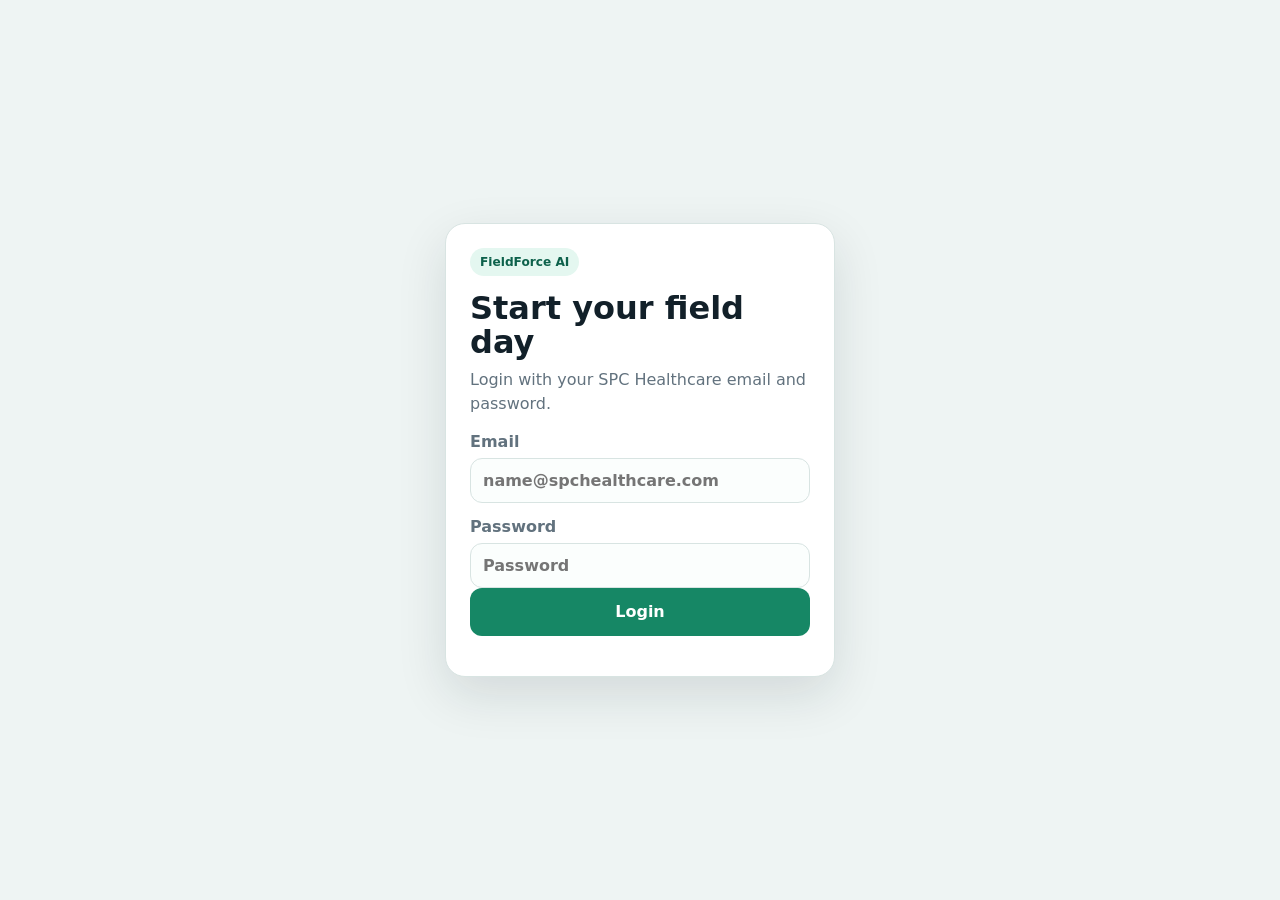
<file: index.html>
<!doctype html>
<html lang="en">
  <head>
    <meta charset="UTF-8" />
    <meta name="viewport" content="width=device-width, initial-scale=1.0" />
    <title>FieldForce AI</title>
    <meta http-equiv="refresh" content="0; url=mobile.html" />
    <meta name="theme-color" content="#168765" />
    <link rel="manifest" href="manifest.webmanifest" />
    <link rel="icon" href="icon.svg" type="image/svg+xml" />
    <style>
      body {
        min-height: 100vh;
        margin: 0;
        display: grid;
        place-items: center;
        background: #f8fbfa;
        color: #122029;
        font-family: Inter, ui-sans-serif, system-ui, -apple-system, BlinkMacSystemFont, "Segoe UI", sans-serif;
      }

      a {
        color: #168765;
        font-weight: 800;
      }
    </style>
  </head>
  <body>
    <p>Opening FieldForce AI mobile app... <a href="mobile.html">Open now</a></p>
  </body>
</html>
</file>
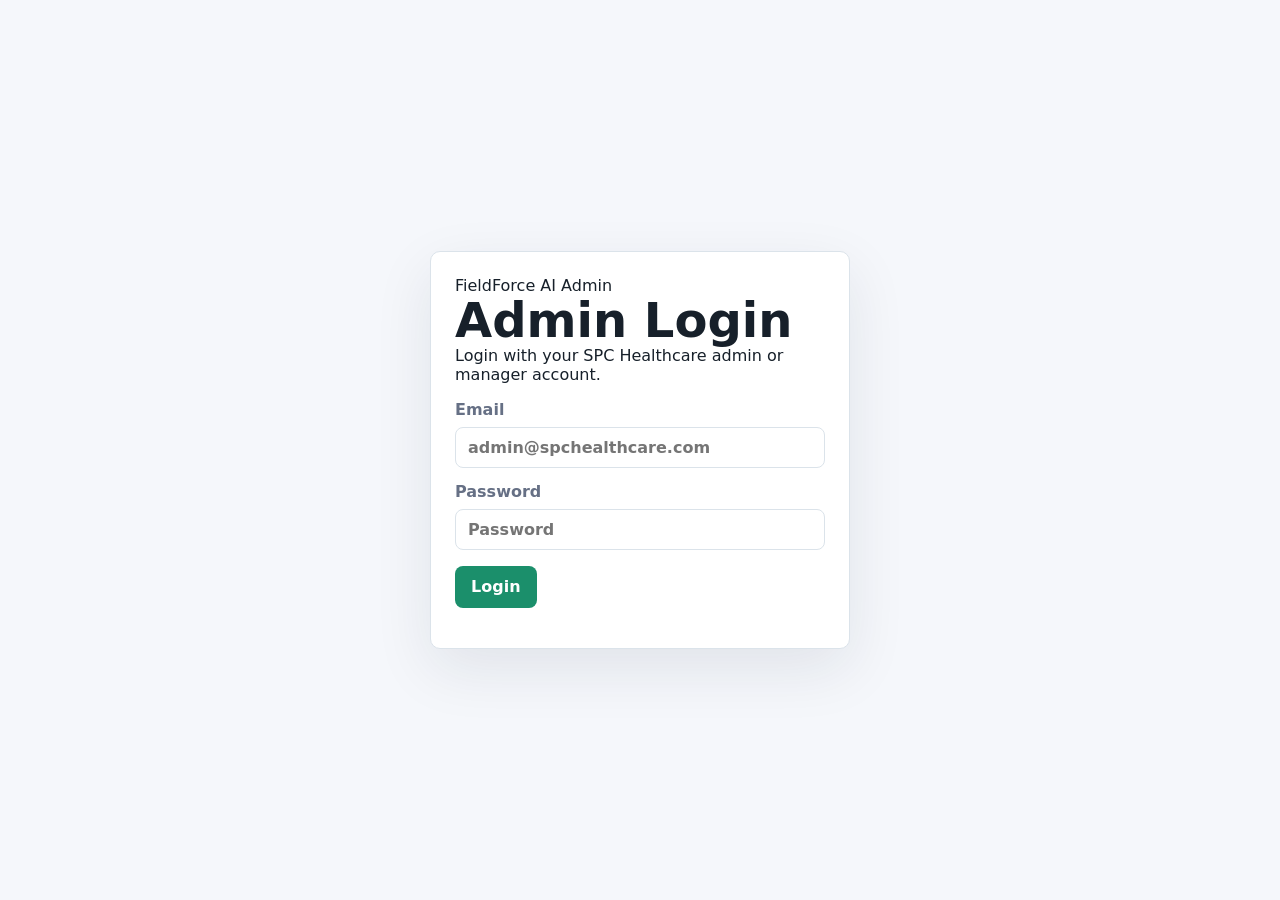
<file: admin.html>
<!doctype html>
<html lang="en">
  <head>
    <meta charset="UTF-8" />
    <meta name="viewport" content="width=device-width, initial-scale=1.0" />
    <title>FieldForce AI - Pharma + FMCG Platform</title>
    <meta name="theme-color" content="#168765" />
    <link rel="manifest" href="manifest.webmanifest" />
    <link rel="icon" href="icon.svg" type="image/svg+xml" />
    <link rel="stylesheet" href="styles.css?v=cloud-2" />
  </head>
  <body class="admin-locked">
    <section class="admin-login-screen" id="adminLoginScreen">
      <div class="login-card">
        <span class="pill">FieldForce AI Admin</span>
        <h1>Admin Login</h1>
        <p>Login with your SPC Healthcare admin or manager account.</p>
        <label>Email<input id="adminLoginEmail" type="email" placeholder="admin@spchealthcare.com" /></label>
        <label>Password<input id="adminLoginPassword" type="password" placeholder="Password" /></label>
        <button class="primary-action" id="adminLoginButton">Login</button>
        <p id="adminLoginStatus"></p>
      </div>
    </section>
    <div class="app-shell">
      <aside class="sidebar" aria-label="Main navigation">
        <div class="brand">
          <div class="brand-mark">FF</div>
          <div>
            <strong>FieldForce AI</strong>
            <span>Pharma + FMCG OS</span>
          </div>
        </div>

        <nav class="nav-list">
          <button class="nav-item active" data-view="command">Command</button>
          <button class="nav-item" data-view="setupFlow">Setup Flow</button>
          <button class="nav-item" data-view="field">Field App</button>
          <button class="nav-item" data-view="users">User Management</button>
          <button class="nav-item" data-view="customers">Customers</button>
          <button class="nav-item" data-view="products">Products</button>
          <button class="nav-item" data-view="territories">Areas</button>
          <button class="nav-item" data-view="beatPlans">Beat Plans</button>
          <button class="nav-item" data-view="tasks">Tasks</button>
          <button class="nav-item" data-view="visits">Visits</button>
          <button class="nav-item" data-view="sales">Sales</button>
          <button class="nav-item" data-view="reports">Reports</button>
          <button class="nav-item" data-view="targets">Targets</button>
          <button class="nav-item" data-view="promotions">Promotions</button>
          <button class="nav-item" data-view="audit">FMCG Audit</button>
          <button class="nav-item" data-view="comms">Comms</button>
          <button class="nav-item" data-view="schemes">Schemes</button>
          <button class="nav-item" data-view="incentives">Incentives</button>
          <button class="nav-item" data-view="gamify">Gamify</button>
          <button class="nav-item" data-view="ai">AI Copilot</button>
        </nav>

        <div class="sidebar-footer">
          <span class="status-dot"></span>
          <span>Live demo data</span>
        </div>
      </aside>

      <main class="main">
        <header class="topbar">
          <div>
            <p class="eyebrow">Enterprise field-force platform</p>
            <h1 id="view-title">Manager Command Center</h1>
          </div>
          <div class="top-actions">
            <button class="icon-button" title="Notifications">!</button>
            <button class="primary-action" id="contextCreateButton">Open Dashboard</button>
          </div>
        </header>

        <section class="view active" id="command">
          <div class="metric-grid">
            <article class="metric">
              <span>Team Present</span>
              <strong id="commandAttendance">0</strong>
              <small>Cloud check-ins today</small>
            </article>
            <article class="metric">
              <span>Visits Completed</span>
              <strong id="commandVisits">0</strong>
              <small>Cloud visit reports</small>
            </article>
            <article class="metric">
              <span>Orders Booked</span>
              <strong id="commandOrders">₹0</strong>
              <small id="commandOrderCount">0 cloud orders</small>
            </article>
            <article class="metric">
              <span>Alerts</span>
              <strong id="commandCustomers">0</strong>
              <small>Cloud customers</small>
            </article>
          </div>

          <div class="dashboard-grid">
            <section class="panel large-panel">
              <div class="panel-heading">
                <div>
                  <h2>Live Field Activity</h2>
                  <p>GPS coverage, route adherence, and team status.</p>
                </div>
                <select aria-label="Region filter">
                  <option>North Zone</option>
                  <option>West Zone</option>
                  <option>South Zone</option>
                </select>
              </div>
              <div class="map-board">
                <div class="map-route route-one"></div>
                <div class="map-route route-two"></div>
                <span class="pin pin-a">ASM</span>
                <span class="pin pin-b">MR</span>
                <span class="pin pin-c">SO</span>
                <span class="pin pin-d">DST</span>
              </div>
            </section>

            <section class="panel">
              <div class="panel-heading">
                <div>
                  <h2>Exceptions</h2>
                  <p>Needs manager attention.</p>
                </div>
              </div>
              <ul class="activity-list">
                <li><strong>Fake GPS risk</strong><span>3 users flagged</span></li>
                <li><strong>Missed high-value doctors</strong><span>12 visits pending</span></li>
                <li><strong>Low distributor stock</strong><span>8 SKUs below threshold</span></li>
                <li><strong>Collection overdue</strong><span>₹9.4L due this week</span></li>
              </ul>
            </section>
          </div>

          <div class="dashboard-grid three">
            <section class="panel">
              <h2>Sales Trend</h2>
              <div class="bar-chart" aria-label="Sales trend chart">
                <span style="height: 42%"></span>
                <span style="height: 55%"></span>
                <span style="height: 48%"></span>
                <span style="height: 68%"></span>
                <span style="height: 74%"></span>
                <span style="height: 64%"></span>
                <span style="height: 88%"></span>
              </div>
            </section>
            <section class="panel">
              <h2>Leaderboard</h2>
              <ol class="leaderboard">
                <li><span>Riya Sharma</span><strong>4,920 pts</strong></li>
                <li><span>Amit Verma</span><strong>4,610 pts</strong></li>
                <li><span>Naveen Rao</span><strong>4,320 pts</strong></li>
              </ol>
            </section>
            <section class="panel">
              <h2>AI Suggestions</h2>
              <div class="ai-note">
                Prioritize 18 retailers with declining SKU availability and push the glucose portfolio in Jaipur East.
              </div>
            </section>
          </div>
        </section>

        <section class="view" id="field">
          <div class="phone-and-detail">
            <div class="phone">
              <div class="phone-top"></div>
              <div class="phone-screen">
                <p class="eyebrow">Today</p>
                <h2>Good morning, Riya</h2>
                <button class="checkin">GPS Check In</button>
                <div class="mini-grid">
                  <span><strong>12</strong> Visits</span>
                  <span><strong>₹1.8L</strong> Target</span>
                  <span><strong>8</strong> Streak</span>
                  <span><strong>3</strong> Tasks</span>
                </div>
                <div class="visit-card">
                  <small>Next visit</small>
                  <strong>Dr. Mehta Clinic</strong>
                  <span>1.6 km away | Cardiologist</span>
                </div>
                <div class="visit-card">
                  <small>AI prompt</small>
                  <strong>Recommend CardioMax starter samples</strong>
                  <span>High response potential this cycle</span>
                </div>
              </div>
            </div>

            <div class="module-copy">
              <p class="eyebrow">Mobile-first field workflow</p>
              <h2>Built for low-click daily execution</h2>
              <p>
                The mobile app should work offline, capture geo-tagged proof,
                book orders, guide visits, and motivate users through points,
                streaks, challenges, and instant achievement tracking.
              </p>
              <div class="feature-list">
                <span>Offline visits</span>
                <span>Voice notes</span>
                <span>Route tracking</span>
                <span>Order cart</span>
                <span>Scheme auto-apply</span>
                <span>Local language UI</span>
              </div>
            </div>
          </div>
        </section>

        <section class="view" id="setupFlow">
          <div class="section-header">
            <div>
              <p class="eyebrow">Start here</p>
              <h2>Business Setup Flow</h2>
              <p id="setupFlowStatus">Create warehouses, areas, stockists, users, then map hierarchy and beat ownership.</p>
            </div>
            <button class="primary-action" id="refreshSetupFlow">Refresh Setup</button>
          </div>
          <div class="metric-grid">
            <article class="metric"><span>Warehouses / Stockists</span><strong id="setupWarehouseCount">0</strong><small>Distributor and stockist master</small></article>
            <article class="metric"><span>Areas</span><strong id="setupAreaCount">0</strong><small>State, city, area, territory</small></article>
            <article class="metric"><span>MR Users</span><strong id="setupMrCount">0</strong><small>Field users mapped to managers</small></article>
            <article class="metric"><span>Beat Plans</span><strong id="setupBeatCount">0</strong><small>Daily route mapping</small></article>
          </div>
          <div class="dashboard-grid three">
            <section class="panel setup-step">
              <span>1</span>
              <h2>Create Warehouse / Stockist</h2>
              <p>Add stockists, distributors, warehouses, and their operating area.</p>
              <button class="primary-action" data-open-setup-view="customers">Open Customer Master</button>
            </section>
            <section class="panel setup-step">
              <span>2</span>
              <h2>Create Area</h2>
              <p>Create state, city, area, territory, and assign ASM/RM owner.</p>
              <button class="primary-action" data-open-setup-view="territories">Open Area Master</button>
            </section>
            <section class="panel setup-step">
              <span>3</span>
              <h2>Create Sales Users</h2>
              <p>Create MR, manager, and admin login users with active/inactive status.</p>
              <button class="primary-action" data-open-setup-view="users">Open User Management</button>
            </section>
          </div>
          <div class="dashboard-grid">
            <section class="panel">
              <h2>Warehouse / Area Mapping</h2>
              <div class="master-list" id="setupWarehouseMap"></div>
            </section>
            <section class="panel">
              <h2>Sales Hierarchy Mapping</h2>
              <div class="master-list" id="setupHierarchyMap"></div>
            </section>
          </div>
        </section>

        <section class="view" id="visits">
          <div class="section-header">
            <div>
              <p class="eyebrow">Visit intelligence</p>
              <h2>Planned vs Actual Calls</h2>
            </div>
            <button class="primary-action">Approve Tour Plan</button>
          </div>
          <div class="table-panel">
            <table>
              <thead>
                <tr>
                  <th>Customer</th>
                  <th>User</th>
                  <th>Status</th>
                  <th>Outcome</th>
                  <th>Notes</th>
                  <th>Time</th>
                </tr>
              </thead>
              <tbody id="visitRows"></tbody>
            </table>
          </div>
        </section>

        <section class="view" id="users">
          <div class="section-header">
            <div>
              <p class="eyebrow">Access control</p>
              <h2>User Management</h2>
              <p id="userSyncStatus">Only admin users can add, edit, activate, or deactivate accounts.</p>
            </div>
            <button class="primary-action" id="refreshUsersButton">Refresh Users</button>
          </div>
          <section class="panel" id="userAdminPanel">
            <div class="panel-heading">
              <div>
                <h2>Add User</h2>
                <p>Create SPC Healthcare admin, manager, or MR login accounts securely.</p>
              </div>
            </div>
            <div class="builder-stack compact-form">
              <label>Full Name<input id="adminUserFullName" placeholder="e.g. Arjun Pal" /></label>
              <label>Email<input id="adminUserEmail" type="email" placeholder="user@spchealthcare.com" /></label>
              <label>Password
                <span class="password-row">
                  <input id="adminUserPassword" type="password" placeholder="Temporary password" />
                  <button type="button" class="table-action" id="toggleUserPassword">Show</button>
                </span>
              </label>
              <label>Role<select id="adminUserRole"><option value="mr">MR</option><option value="manager">Manager</option><option value="admin">Admin</option></select></label>
            </div>
            <div class="import-actions">
              <button class="primary-action secondary-action" id="generateUserPassword" type="button">Generate Password</button>
              <span class="password-preview" id="adminPasswordPreview">Password will show here only while you set/reset it.</span>
            </div>
            <button class="primary-action admin-save" id="adminSaveUser">Add User</button>
          </section>
          <section class="panel">
            <div class="panel-heading">
              <div>
                <h2>Search Users</h2>
                <p>Search by name, email, role, or status.</p>
              </div>
            </div>
            <input id="adminUserSearch" placeholder="Search users..." />
          </section>
          <div class="table-panel">
            <table>
              <thead>
                <tr>
                  <th>Full Name</th>
                  <th>Email</th>
                  <th>Role</th>
                  <th>Status</th>
                  <th>Actions</th>
                </tr>
              </thead>
              <tbody id="adminUserRows"></tbody>
            </table>
          </div>
        </section>

        <section class="view" id="userDetail">
          <div class="section-header">
            <div>
              <p class="eyebrow">User operations</p>
              <h2 id="userDetailPageTitle">User Detail View</h2>
              <p id="userDetailStatus">Loading selected user...</p>
            </div>
            <button class="primary-action secondary-action" id="backToUsersButton" type="button">Back to Users</button>
          </div>
          <section class="user-detail-hero panel">
            <div class="profile-avatar" id="userDetailAvatar">U</div>
            <div class="user-detail-main">
              <span class="tag" id="userDetailActiveTag">Active</span>
              <h2 id="userDetailName">-</h2>
              <p id="userDetailEmail">-</p>
              <div class="user-detail-meta">
                <span><strong>Role</strong><small id="userDetailRole">-</small></span>
                <span><strong>Employee ID</strong><small id="userDetailEmployeeId">-</small></span>
                <span><strong>Phone</strong><small id="userDetailPhone">-</small></span>
              </div>
            </div>
          </section>
          <div class="user-detail-layout">
            <aside class="user-tab-menu">
              <button class="active" data-user-tab="profile" type="button">Profile</button>
              <button data-user-tab="attendance" type="button">Attendance</button>
              <button data-user-tab="orders" type="button">Orders <span>Coming soon</span></button>
              <button data-user-tab="visits" type="button">Visits <span>Coming soon</span></button>
              <button data-user-tab="targets" type="button">Targets <span>Coming soon</span></button>
              <button data-user-tab="beatPlan" type="button">Beat Plan <span>Coming soon</span></button>
            </aside>
            <section class="panel user-tab-panel" id="userTabPanel"></section>
          </div>
        </section>

        <section class="view" id="customers">
          <div class="section-header">
            <div>
              <p class="eyebrow">Master data</p>
              <h2>Customer Master</h2>
              <p id="customerSyncStatus">Loading cloud customers...</p>
            </div>
            <button class="primary-action" data-refresh-master="customers">Refresh Data</button>
          </div>
          <div class="metric-grid">
            <article class="metric"><span>Total Customers</span><strong id="adminCustomerTotal">0</strong><small>Saved from mobile app</small></article>
            <article class="metric"><span>Doctors</span><strong id="adminDoctorTotal">0</strong><small>Specialty customers</small></article>
            <article class="metric"><span>Retailers</span><strong id="adminRetailerTotal">0</strong><small>Trade outlets</small></article>
            <article class="metric"><span>Outstanding</span><strong id="adminOutstandingTotal">₹0</strong><small>Local saved value</small></article>
          </div>
          <section class="panel">
            <div class="panel-heading">
              <div>
                <h2>Add Customer / Stockist</h2>
                <p>Use form entry for small changes, or CSV import for bulk master data.</p>
              </div>
              <div class="import-actions">
                <button class="primary-action secondary-action" data-download-sample="customers">Sample CSV</button>
                <label class="primary-action secondary-action import-button">Import CSV<input type="file" accept=".csv,text/csv" data-import-csv="customers" /></label>
              </div>
            </div>
            <div class="builder-stack compact-form">
              <label>Type<select id="adminCustomerType"><option>Doctor</option><option>Retailer</option><option>Distributor</option><option>Stockist</option><option>Hospital</option><option>FMCG Outlet</option></select></label>
              <label>Name<input id="adminCustomerName" placeholder="Customer / stockist name" /></label>
              <label>Mobile<input id="adminCustomerMobile" placeholder="Mobile number" /></label>
              <label>State<input id="adminCustomerState" placeholder="e.g. Rajasthan" /></label>
              <label>Area / Beat<input id="adminCustomerArea" placeholder="e.g. Jaipur East" /></label>
              <label>Class<select id="adminCustomerClass"><option>A-Class</option><option>B-Class</option><option>C-Class</option><option>New Lead</option></select></label>
              <label>Specialty / Channel<input id="adminCustomerSpecialty" placeholder="Cardiologist / General Trade" /></label>
              <label>Outstanding<input id="adminCustomerOutstanding" type="number" min="0" value="0" /></label>
            </div>
            <button class="primary-action admin-save" id="adminSaveCustomer">Save Customer</button>
          </section>
          <section class="panel">
            <div class="panel-heading">
              <div>
                <h2>Search Customers</h2>
                <p>Search by name, type, area, specialty, mobile, stockist/distributor.</p>
              </div>
            </div>
            <input id="adminCustomerSearch" placeholder="Search customers..." />
          </section>
          <div class="table-panel">
            <table>
              <thead>
                <tr>
                  <th>Name</th>
                  <th>Type</th>
                  <th>Area</th>
                  <th>Class</th>
                  <th>Specialty / Channel</th>
                  <th>Mobile</th>
                  <th>Outstanding</th>
                  <th>Actions</th>
                </tr>
              </thead>
              <tbody id="adminCustomerRows"></tbody>
            </table>
          </div>
        </section>

        <section class="view" id="products">
          <div class="section-header">
            <div>
              <p class="eyebrow">Product catalog</p>
              <h2>Product Master</h2>
              <p id="productSyncStatus">Loading cloud products...</p>
            </div>
            <button class="primary-action" data-refresh-master="products">Refresh Data</button>
          </div>
          <div class="metric-grid">
            <article class="metric"><span>Total Products</span><strong id="adminProductTotal">0</strong><small>Saved from mobile app</small></article>
            <article class="metric"><span>Total Stock</span><strong id="adminStockTotal">0</strong><small>Local stock count</small></article>
            <article class="metric"><span>Avg MRP</span><strong id="adminAvgMrp">₹0</strong><small>Across products</small></article>
            <article class="metric"><span>Active Schemes</span><strong id="adminSchemeTotal">0</strong><small>Products with scheme</small></article>
          </div>
          <section class="panel">
            <div class="panel-heading">
              <div>
                <h2>Add Product</h2>
                <p>Add products one by one, or use sample CSV for bulk import preparation.</p>
              </div>
              <div class="import-actions">
                <button class="primary-action secondary-action" data-download-sample="products">Sample CSV</button>
                <label class="primary-action secondary-action import-button">Import CSV<input type="file" accept=".csv,text/csv" data-import-csv="products" /></label>
              </div>
            </div>
            <div class="builder-stack compact-form">
              <label>Product Name<input id="adminProductName" placeholder="e.g. CardioMax 10mg" /></label>
              <label>Composition<input id="adminProductComposition" placeholder="e.g. Atorvastatin 10mg" /></label>
              <label>Category<input id="adminProductCategory" placeholder="Cardiac / FMCG / Wellness" /></label>
              <label>Pack Size<input id="adminProductPack" placeholder="10x10 tablets" /></label>
              <label>MRP<input id="adminProductMrp" type="number" min="0" value="0" /></label>
              <label>Sale Rate<input id="adminProductSaleRate" type="number" min="0" value="0" /></label>
              <label>Scheme<input id="adminProductScheme" placeholder="Buy 10 get 2 free" /></label>
              <label>Stock<input id="adminProductStock" type="number" min="0" value="0" /></label>
            </div>
            <button class="primary-action admin-save" id="adminSaveProduct">Save Product</button>
          </section>
          <section class="panel">
            <div class="panel-heading">
              <div>
                <h2>Search Products</h2>
                <p>Search by product name, composition, category, scheme, MRP, sale rate.</p>
              </div>
            </div>
            <div class="filter-row">
              <label>
                Category
                <select id="adminProductCategoryFilter">
                  <option value="">All Categories</option>
                </select>
              </label>
              <label>
                Search
                <input id="adminProductSearch" placeholder="Search products or composition..." />
              </label>
              <label class="checkline">
                <input id="adminActiveSkuOnly" type="checkbox" checked />
                Show only active stock
              </label>
            </div>
          </section>
          <div class="table-panel">
            <table>
              <thead>
                <tr>
                  <th>Product</th>
                  <th>Composition</th>
                  <th>Category</th>
                  <th>Pack</th>
                  <th>MRP</th>
                  <th>Sale Rate</th>
                  <th>Scheme</th>
                  <th>Stock</th>
                  <th>Actions</th>
                </tr>
              </thead>
              <tbody id="adminProductRows"></tbody>
            </table>
          </div>
        </section>

        <section class="view" id="territories">
          <div class="section-header">
            <div>
              <p class="eyebrow">Territory setup</p>
              <h2>State / Area / Territory Master</h2>
              <p id="territorySyncStatus">Loading cloud areas...</p>
            </div>
            <button class="primary-action" data-refresh-ops="territories">Refresh Data</button>
          </div>
          <section class="panel">
            <div class="panel-heading">
              <div>
                <h2>Add Area</h2>
                <p>Create state, city, area, and manager mapping for territory setup.</p>
              </div>
              <div class="import-actions">
                <button class="primary-action secondary-action" data-download-sample="territories">Sample CSV</button>
                <label class="primary-action secondary-action import-button">Import CSV<input type="file" accept=".csv,text/csv" data-import-csv="territories" /></label>
              </div>
            </div>
            <div class="builder-stack compact-form">
              <label>State<input id="territoryState" placeholder="e.g. Rajasthan" /></label>
              <label>City<input id="territoryCity" placeholder="e.g. Jaipur" /></label>
              <label>Area<input id="territoryArea" placeholder="e.g. Jaipur East" /></label>
              <label>Territory<input id="territoryName" placeholder="e.g. Jaipur East-01" /></label>
              <label>Assigned Manager<input id="territoryManager" list="adminUserNameOptions" placeholder="ASM / RM name" /></label>
            </div>
            <button class="primary-action admin-save" id="adminSaveTerritory">Save Area</button>
          </section>
          <section class="panel">
            <div class="panel-heading">
              <div>
                <h2>Transfer Areas</h2>
                <p>Move an area from one zone/distributor/manager to another for beat bifurcation.</p>
              </div>
            </div>
            <div class="transfer-grid">
              <div>
                <h3>From</h3>
                <label>Zone / State<select id="transferFromState"></select></label>
                <label>Area<select id="transferFromArea"></select></label>
                <label>Current Manager<input id="transferFromManager" placeholder="Auto-filled after selection" readonly /></label>
              </div>
              <div class="transfer-center">
                <button class="primary-action" id="adminTransferArea">Transfer Area</button>
              </div>
              <div>
                <h3>To</h3>
                <label>Zone / State<input id="transferToState" placeholder="e.g. Punjab" /></label>
                <label>Distributor / City<input id="transferToCity" placeholder="e.g. SPC Jaipur" /></label>
                <label>New Manager<input id="transferToManager" placeholder="ASM / DSM name" /></label>
              </div>
            </div>
          </section>
          <div class="table-panel">
            <table>
              <thead><tr><th>State</th><th>City</th><th>Area</th><th>Territory</th><th>Manager</th><th>Status</th></tr></thead>
              <tbody id="adminTerritoryRows"></tbody>
            </table>
          </div>
        </section>

        <section class="view" id="beatPlans">
          <div class="section-header">
            <div>
              <p class="eyebrow">Tour planning</p>
              <h2>Beat Plans</h2>
              <p id="beatPlanSyncStatus">Loading cloud beat plans...</p>
            </div>
            <button class="primary-action" data-refresh-ops="beatPlans">Refresh Data</button>
          </div>
          <section class="panel">
            <div class="panel-heading">
              <div>
                <h2>Create Beat Plan</h2>
                <p>Assign customer visits by user, area, date, and sequence.</p>
              </div>
              <div class="import-actions">
                <button class="primary-action secondary-action" data-download-sample="beatPlans">Sample CSV</button>
                <label class="primary-action secondary-action import-button">Import CSV<input type="file" accept=".csv,text/csv" data-import-csv="beatPlans" /></label>
              </div>
            </div>
            <div class="builder-stack compact-form">
              <label>Title<input id="beatTitle" placeholder="e.g. Jaipur East Morning Beat" /></label>
              <label>Assigned To<input id="beatAssignedTo" list="adminMrOptions" placeholder="MR name" /></label>
              <label>Area<input id="beatArea" list="adminAreaOptions" placeholder="Area / beat" /></label>
              <label>Customer<input id="beatCustomer" list="adminCustomerOptions" placeholder="Customer name" /></label>
              <label>Date<input id="beatDate" type="date" /></label>
              <label>Sequence<input id="beatSequence" type="number" min="1" value="1" /></label>
            </div>
            <div class="import-actions">
              <button class="primary-action admin-save" id="adminSaveBeat">Save Beat Plan</button>
              <button class="primary-action secondary-action" id="adminGenerateAreaBeat" type="button">Create Today's Beat From Area</button>
            </div>
          </section>
          <div class="table-panel">
            <table>
              <thead>
                <tr>
                  <th>Seq</th>
                  <th>Title</th>
                  <th>Assigned To</th>
                  <th>Area</th>
                  <th>Customer</th>
                  <th>Date</th>
                  <th>Status</th>
                </tr>
              </thead>
              <tbody id="adminBeatRows"></tbody>
            </table>
          </div>
        </section>

        <datalist id="adminUserNameOptions"></datalist>
        <datalist id="adminMrOptions"></datalist>
        <datalist id="adminAreaOptions"></datalist>
        <datalist id="adminCustomerOptions"></datalist>

        <section class="view" id="tasks">
          <div class="section-header">
            <div>
              <p class="eyebrow">Communication</p>
              <h2>Tasks & Follow-ups</h2>
              <p id="taskSyncStatus">Loading cloud tasks...</p>
            </div>
            <button class="primary-action" data-refresh-ops="tasks">Refresh Data</button>
          </div>
          <section class="panel">
            <div class="panel-heading">
              <div>
                <h2>Create Task</h2>
                <p>Assign follow-ups, collection reminders, training, and approvals.</p>
              </div>
              <div class="import-actions">
                <button class="primary-action secondary-action" data-download-sample="tasks">Sample CSV</button>
                <label class="primary-action secondary-action import-button">Import CSV<input type="file" accept=".csv,text/csv" data-import-csv="tasks" /></label>
              </div>
            </div>
            <div class="builder-stack compact-form">
              <label>Task Title<input id="taskTitle" placeholder="e.g. Collect payment from Shiv Medicos" /></label>
              <label>Assigned To<input id="taskAssignedTo" placeholder="MR name" /></label>
              <label>Priority<select id="taskPriority"><option>Normal</option><option>High</option><option>Urgent</option></select></label>
              <label>Due Date<input id="taskDueDate" type="date" /></label>
            </div>
            <button class="primary-action admin-save" id="adminSaveTask">Save Task</button>
          </section>
          <div class="table-panel">
            <table>
              <thead>
                <tr>
                  <th>Task</th>
                  <th>Assigned To</th>
                  <th>Priority</th>
                  <th>Due Date</th>
                  <th>Status</th>
                </tr>
              </thead>
              <tbody id="adminTaskRows"></tbody>
            </table>
          </div>
        </section>

        <section class="view" id="sales">
          <div class="metric-grid">
            <article class="metric"><span>Cloud Orders</span><strong id="salesOrderCount">0</strong><small>Total booked orders</small></article>
            <article class="metric"><span>Cloud Sales</span><strong id="salesOrderTotal">₹0</strong><small>Order value</small></article>
            <article class="metric"><span>Products</span><strong id="salesProductCount">0</strong><small>Product master count</small></article>
            <article class="metric"><span>Avg Order</span><strong id="salesAvgOrder">₹0</strong><small>Based on cloud orders</small></article>
          </div>
          <section class="panel">
            <h2>Product Performance</h2>
            <div class="product-list" id="productRows"></div>
          </section>
          <section class="panel">
            <h2>Recent Orders</h2>
            <div class="table-panel">
              <table>
                <thead>
                  <tr>
                    <th>Customer</th>
                    <th>User</th>
                    <th>Role</th>
                    <th>Total</th>
                    <th>Time</th>
                  </tr>
                </thead>
                <tbody id="adminOrderRows"></tbody>
              </table>
            </div>
          </section>
        </section>

        <section class="view" id="reports">
          <div class="section-header">
            <div>
              <p class="eyebrow">Management reports</p>
              <h2>Daily Cloud Reports</h2>
              <p id="reportSyncStatus">Loading cloud reports...</p>
            </div>
            <button class="primary-action" data-refresh-ops="reports">Refresh Reports</button>
          </div>
          <section class="panel">
            <div class="panel-heading">
              <div>
                <h2>Report Directory</h2>
                <p>Search operational reports like Bizom: performance, outlet sales, target, tracking, and EOD.</p>
              </div>
            </div>
            <input id="adminReportSearch" placeholder="Search reports..." />
            <div class="report-directory" id="adminReportDirectory"></div>
          </section>
          <section class="panel" id="selectedReportPanel">
            <div class="panel-heading">
              <div>
                <h2 id="selectedReportTitle">Select a report</h2>
                <p id="selectedReportDetail">Click any report above to open its working view.</p>
              </div>
            </div>
            <div id="selectedReportBody" class="master-list"></div>
          </section>
          <div class="metric-grid">
            <article class="metric"><span>Attendance</span><strong id="reportAttendance">0</strong><small>Check-ins</small></article>
            <article class="metric"><span>Visits</span><strong id="reportVisits">0</strong><small>DCR entries</small></article>
            <article class="metric"><span>Orders</span><strong id="reportOrders">0</strong><small>Booked orders</small></article>
            <article class="metric"><span>Sales Value</span><strong id="reportSales">₹0</strong><small>Cloud order value</small></article>
            <article class="metric"><span>Outlet Time</span><strong id="reportOutletTime">0 min</strong><small>Checked-out duration</small></article>
            <article class="metric"><span>KM Travelled</span><strong id="reportKm">0 km</strong><small>Field movement</small></article>
          </div>
          <div class="dashboard-grid three">
            <section class="panel"><h2>Customer Mix</h2><div class="master-list" id="reportCustomerMix"></div></section>
            <section class="panel"><h2>Visit Outcomes</h2><div class="master-list" id="reportVisitMix"></div></section>
            <section class="panel"><h2>Top MR Activity</h2><div class="master-list" id="reportUserMix"></div></section>
          </div>
          <section class="panel">
            <h2>Outlet Timing & KM</h2>
            <div class="table-wrap">
              <table>
                <thead>
                  <tr>
                    <th>MR</th>
                    <th>Outlet</th>
                    <th>Check In</th>
                    <th>Check Out</th>
                    <th>Time</th>
                    <th>KM</th>
                    <th>Outcome</th>
                  </tr>
                </thead>
                <tbody id="reportOutletRows"></tbody>
              </table>
            </div>
          </section>
          <section class="panel">
            <h2>Bulk Import Procedure</h2>
            <div class="master-list">
              <div class="master-item"><strong>1. Download sample CSV</strong><span>Open the module, click Sample CSV, and fill data in the same columns.</span></div>
              <div class="master-item"><strong>2. Review mandatory fields</strong><span>Products need name. Customers need type and name. Areas need state and area. Beat plans need title.</span></div>
              <div class="master-item"><strong>3. Import CSV</strong><span>Click Import CSV in the same module and upload the completed file.</span></div>
              <div class="master-item"><strong>4. Cloud verification</strong><span>After import, the module refreshes automatically. You can also click Refresh Data.</span></div>
            </div>
          </section>
        </section>

        <section class="view" id="schemes">
          <div class="rules-layout">
            <section class="panel">
              <div class="panel-heading">
                <div>
                  <h2>Scheme Builder</h2>
                  <p>Create trade schemes and product offers.</p>
                </div>
                <div class="import-actions">
                  <button class="primary-action secondary-action" data-download-sample="schemes">Sample CSV</button>
                  <label class="primary-action secondary-action import-button">Import CSV<input type="file" accept=".csv,text/csv" data-import-csv="schemes" /></label>
                </div>
              </div>
              <div class="builder-stack">
                <label>Scheme Title<input id="schemeTitle" placeholder="e.g. VitaPlus May Offer" /></label>
                <label>Scheme Type<select id="schemeType"><option>Quantity Slab</option><option>BOGO</option><option>Cashback</option><option>Combo Offer</option></select></label>
                <label>Product<input id="schemeProduct" placeholder="Product name" /></label>
                <label>Customer Segment<select id="schemeSegment"><option>A-Class Retailers</option><option>Distributors</option><option>Doctors</option><option>All Customers</option></select></label>
                <label>Rule<input id="schemeRule" value="Buy 10 units, get 2 free" /></label>
                <button class="primary-action" id="adminSaveScheme">Save Scheme</button>
              </div>
            </section>
            <section class="panel">
              <h2>Active Schemes</h2>
              <div class="master-list" id="adminSchemeRows"></div>
            </section>
            <section class="panel">
              <h2>Discount / Scheme Assignment</h2>
              <div class="builder-stack">
                <label>From Level<select id="discountFromLevel"><option>Company</option><option>Zone</option><option>Distributor</option><option>Retailer Class</option></select></label>
                <label>To Level<select id="discountToLevel"><option>Distributor</option><option>Retailer</option><option>Doctor</option><option>All Customers</option></select></label>
                <label>Zone / Area<input id="discountZone" placeholder="e.g. Punjab / Jaipur East" /></label>
                <label>Entity<select id="discountEntity"><option>Products</option><option>SKUs</option><option>Customer Segment</option></select></label>
                <label>Discount %<input id="discountPercent" type="number" min="0" max="100" value="5" /></label>
                <button class="primary-action" id="adminAssignDiscount">Assign Discount</button>
              </div>
              <div class="master-list" id="adminDiscountRows"></div>
            </section>
          </div>
        </section>

        <section class="view" id="targets">
          <div class="section-header">
            <div>
              <p class="eyebrow">Targets & achievements</p>
              <h2>Target Builder</h2>
              <p id="targetSyncStatus">Monthly, product-wise, team-wise, and territory targets.</p>
            </div>
            <button class="primary-action" data-refresh-ops="targets">Refresh Targets</button>
          </div>
          <section class="panel">
            <div class="builder-stack compact-form">
              <label>User / Team<input id="targetUser" placeholder="MR / ASM / Team name" /></label>
              <label>Type<select id="targetType"><option>Monthly Sales</option><option>Product-wise</option><option>Visit Coverage</option><option>Collection</option><option>New Customer</option></select></label>
              <label>Product<input id="targetProduct" placeholder="Optional product" /></label>
              <label>Territory<input id="targetTerritory" placeholder="State / area / beat" /></label>
              <label>Target Value<input id="targetValue" type="number" min="0" value="0" /></label>
              <label>Achieved<input id="targetAchieved" type="number" min="0" value="0" /></label>
              <label>Period<input id="targetPeriod" placeholder="May 2026" /></label>
            </div>
            <button class="primary-action admin-save" id="adminSaveTarget">Save Target</button>
          </section>
          <section class="panel"><h2>Achievement Tracker</h2><div class="master-list" id="adminTargetRows"></div></section>
        </section>

        <section class="view" id="promotions">
          <div class="section-header">
            <div>
              <p class="eyebrow">Product promotion</p>
              <h2>Campaigns, Training & Visual Aids</h2>
              <p id="promotionSyncStatus">Focus products, launches, PDFs, videos, and push content.</p>
            </div>
            <button class="primary-action" data-refresh-ops="promotions">Refresh Promotions</button>
          </div>
          <section class="panel">
            <div class="builder-stack compact-form">
              <label>Title<input id="promoTitle" placeholder="New launch / campaign title" /></label>
              <label>Product<input id="promoProduct" placeholder="Product name" /></label>
              <label>Type<select id="promoType"><option>Focus Product</option><option>New Launch</option><option>Training</option><option>Visual Aid</option><option>Video</option><option>PDF</option></select></label>
              <label>Content URL<input id="promoUrl" placeholder="PDF/video/link" /></label>
              <label>Notes<input id="promoNotes" placeholder="Campaign note for field users" /></label>
            </div>
            <button class="primary-action admin-save" id="adminSavePromotion">Save Promotion</button>
          </section>
          <section class="panel"><h2>Active Promotion Library</h2><div class="master-list" id="adminPromotionRows"></div></section>
        </section>

        <section class="view" id="audit">
          <div class="section-header">
            <div>
              <p class="eyebrow">FMCG operations</p>
              <h2>Retail Audit & Market Intelligence</h2>
              <p id="auditSyncStatus">Shelf share, competitor tracking, merchandising, retail stock, and outlet classification.</p>
            </div>
            <button class="primary-action" data-refresh-ops="audit">Refresh Audits</button>
          </div>
          <section class="panel">
            <div class="builder-stack compact-form">
              <label>User<input id="auditUser" placeholder="Field user" /></label>
              <label>Outlet<input id="auditCustomer" placeholder="Retailer / outlet" /></label>
              <label>Shelf Share %<input id="auditShelfShare" type="number" min="0" max="100" value="0" /></label>
              <label>Competitor<input id="auditCompetitor" placeholder="Competitor brand" /></label>
              <label>Stock Status<select id="auditStockStatus"><option>Available</option><option>Low Stock</option><option>Stockout</option><option>Overstock</option></select></label>
              <label>Merchandising Notes<input id="auditNotes" placeholder="Display, photo note, market feedback" /></label>
            </div>
            <button class="primary-action admin-save" id="adminSaveAudit">Save Audit</button>
          </section>
          <section class="panel"><h2>Audit Feed</h2><div class="master-list" id="adminAuditRows"></div></section>
        </section>

        <section class="view" id="comms">
          <div class="section-header">
            <div>
              <p class="eyebrow">Communication</p>
              <h2>Announcements, Tasks & Approvals</h2>
              <p id="commsSyncStatus">Circulars, team announcements, training messages, and approval workflow base.</p>
            </div>
            <button class="primary-action" data-refresh-ops="comms">Refresh Comms</button>
          </div>
          <section class="panel">
            <div class="builder-stack compact-form">
              <label>Title<input id="announceTitle" placeholder="Announcement title" /></label>
              <label>Audience<select id="announceAudience"><option>All Field Users</option><option>MR</option><option>ASM</option><option>RM</option><option>Distributors</option></select></label>
              <label>Priority<select id="announcePriority"><option>Normal</option><option>High</option><option>Urgent</option></select></label>
              <label>Message<input id="announceMessage" placeholder="Circular / training / task message" /></label>
            </div>
            <button class="primary-action admin-save" id="adminSaveAnnouncement">Publish Announcement</button>
          </section>
          <section class="panel"><h2>Published Communication</h2><div class="master-list" id="adminAnnouncementRows"></div></section>
        </section>

        <section class="view" id="incentives">
          <div class="section-header">
            <div>
              <p class="eyebrow">Dynamic incentive engine</p>
              <h2>Slabs, hierarchy payouts, and simulations</h2>
            </div>
          </div>
          <div class="incentive-grid">
            <article class="panel"><h2>MR Slab</h2><strong>₹12,400</strong><p>Projected payout at 84% achievement.</p></article>
            <article class="panel"><h2>ASM Override</h2><strong>₹48,900</strong><p>Based on team achievement and collections.</p></article>
            <article class="panel"><h2>Focus SKU Bonus</h2><strong>₹3.2L</strong><p>Total liability across active users.</p></article>
          </div>
        </section>

        <section class="view" id="gamify">
          <div class="gamify-hero">
            <div>
              <p class="eyebrow">Motivation layer</p>
              <h2>Contests, streaks, badges, and rewards</h2>
              <p>
                Gamification should reward the right behavior: coverage,
                productive calls, collections, training, and data quality.
              </p>
            </div>
            <div class="trophy-board">
              <span>Level 12</span>
              <strong>Market Champion</strong>
              <small>4,920 points | 8-day streak</small>
            </div>
          </div>
          <div class="badge-grid">
            <span>Beat Finisher</span>
            <span>Collection Hero</span>
            <span>Launch Master</span>
            <span>Zero Miss Streak</span>
            <span>Retail Audit Pro</span>
            <span>Coach Favorite</span>
          </div>
        </section>

        <section class="view" id="ai">
          <div class="ai-layout">
            <section class="panel chat-panel">
              <h2>AI Sales Copilot</h2>
              <div class="chat">
                <p class="assistant-msg">Ask me to plan your day, explain sales gaps, summarize visits, or recommend customers.</p>
                <p class="user-msg">Plan Jaipur East for tomorrow.</p>
                <p class="assistant-msg">Start with 4 high-potential doctors, then cover 9 retailers near the distributor stock point. Push CardioMax and VitaPlus based on last 30-day movement.</p>
              </div>
              <div class="chat-input">
                <input placeholder="Ask the AI copilot..." />
                <button>Send</button>
              </div>
            </section>
            <section class="panel">
              <h2>AI Capabilities</h2>
              <ul class="activity-list">
                <li><strong>Voice to DCR</strong><span>Convert speech into structured reports</span></li>
                <li><strong>OCR invoices</strong><span>Extract bill and SKU data</span></li>
                <li><strong>Predictive sales</strong><span>Forecast territory performance</span></li>
                <li><strong>Smart stock</strong><span>Recommend replenishment</span></li>
              </ul>
            </section>
          </div>
        </section>
      </main>
    </div>

    <script src="app.js?v=cloud-2"></script>
  </body>
</html>
</file>
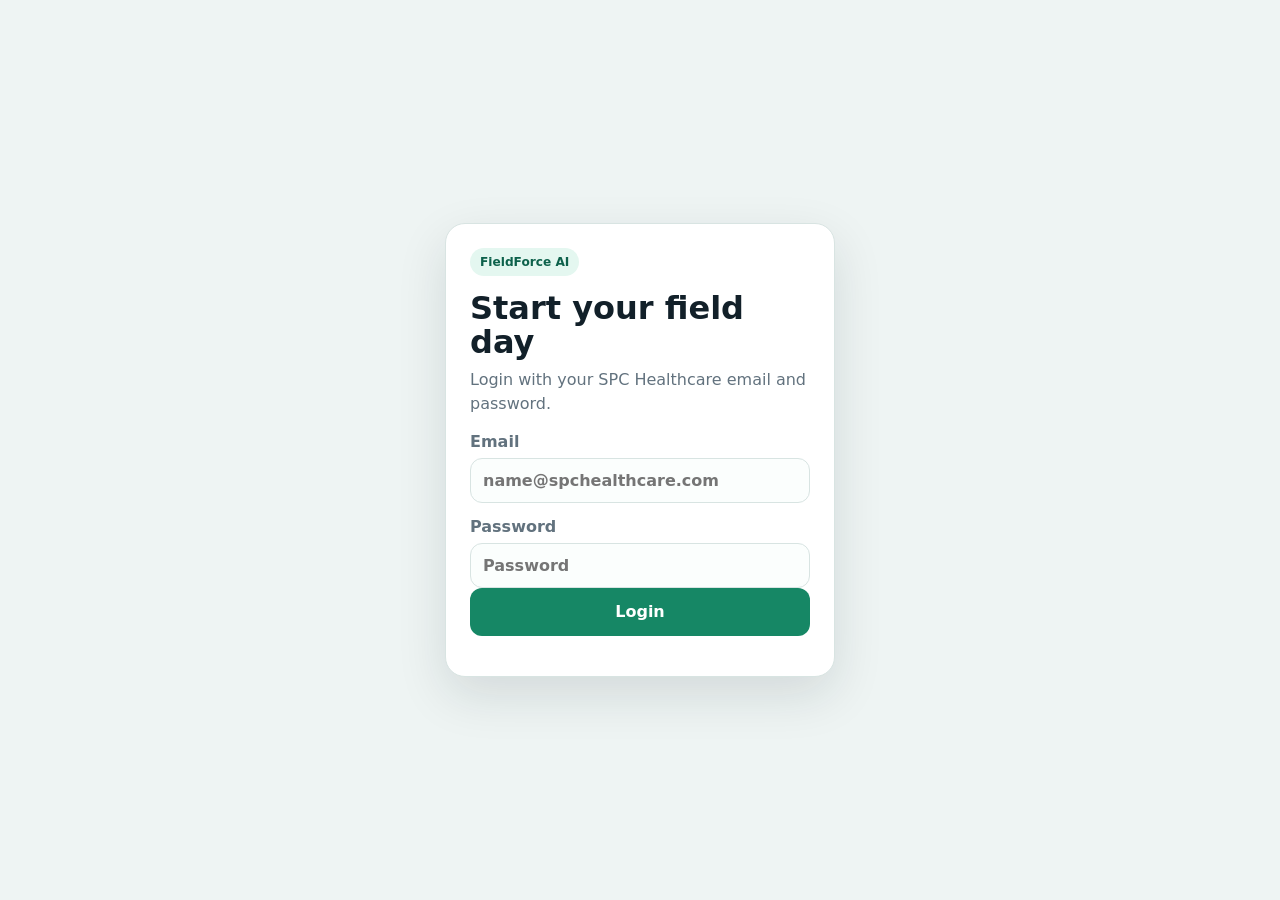
<file: mobile.html>
<!doctype html>
<html lang="en">
  <head>
    <meta charset="UTF-8" />
    <meta name="viewport" content="width=device-width, initial-scale=1.0, viewport-fit=cover" />
    <title>FieldForce AI Mobile</title>
    <meta name="theme-color" content="#168765" />
    <link rel="manifest" href="manifest.webmanifest" />
    <link rel="icon" href="icon.svg" type="image/svg+xml" />
    <link rel="apple-touch-icon" href="icon-192.svg" />
    <link rel="stylesheet" href="mobile.css?v=cloud-2" />
  </head>
  <body>
    <section class="login-screen" id="loginScreen">
      <div class="login-card">
        <span class="pill">FieldForce AI</span>
        <h1>Start your field day</h1>
        <p>Login with your SPC Healthcare email and password.</p>
        <label>
          Email
          <input id="loginEmailInput" type="email" placeholder="name@spchealthcare.com" />
        </label>
        <label>
          Password
          <input id="loginPasswordInput" type="password" placeholder="Password" />
        </label>
        <button class="submit-button" id="loginButton">Login</button>
        <p id="loginStatus"></p>
      </div>
    </section>

    <main class="mobile-app">
      <div class="drawer-backdrop" id="drawerBackdrop"></div>
      <aside class="mobile-drawer" id="mobileDrawer" aria-label="Mobile modules">
        <div class="drawer-profile">
          <div class="drawer-avatar">FF</div>
          <div>
            <strong id="drawerUserName">Field User</strong>
            <span id="drawerUserRole">MR</span>
          </div>
          <button class="drawer-close" id="drawerCloseButton" aria-label="Close menu">x</button>
        </div>
        <nav class="drawer-nav">
          <button class="active" data-mobile-view="m-home">Today</button>
          <button data-mobile-view="m-beat">Outlet / Beat</button>
          <button data-mobile-view="m-visit">Start Call / Visit</button>
          <button data-mobile-view="m-customers">Customers</button>
          <button data-mobile-view="m-products">Products & Schemes</button>
          <button data-mobile-view="m-order">Order Booking</button>
          <button data-mobile-view="m-rewards">Rewards</button>
          <button data-mobile-view="m-ai">AI Assistant</button>
        </nav>
        <div class="drawer-footer">
          <button data-mobile-view="m-home">My Info</button>
          <button data-mobile-view="m-visit">EOD</button>
          <button id="mobileLogoutButton">Logout</button>
          <span>FieldForce AI</span>
        </div>
      </aside>
      <header class="mobile-header">
        <button class="menu-button" id="drawerOpenButton" aria-label="Open menu">☰</button>
        <div>
          <p id="userRoleLabel">FieldForce AI</p>
          <h1 id="mobileTitle">Today</h1>
        </div>
        <button class="round-button" aria-label="Notifications">!</button>
      </header>

      <section class="mobile-view active" id="m-home">
        <article class="hero-card">
          <span class="pill" id="todayDatePill">Today</span>
          <h2 id="welcomeName">Good morning, Riya</h2>
          <p id="todayWorkSummary">Check in, open your route, and start the first outlet call.</p>
          <button class="check-button" id="checkButton">GPS Check In</button>
          <p id="attendanceLocationStatus">Location not captured yet</p>
          <button class="submit-button secondary-start" id="startDayButton" type="button">Open Today's Outlets</button>
        </article>

        <div class="quick-grid">
          <article><strong id="homePendingCount">0</strong><span>Pending outlets</span></article>
          <article><strong id="homeDoneCount">0</strong><span>Completed</span></article>
          <article><strong id="homeOrderValue">₹0</strong><span>Orders today</span></article>
          <article><strong id="homeKmValue">0 km</strong><span>KM tracked</span></article>
        </div>

        <section class="mobile-panel">
          <div class="panel-title">
            <h2>Next Outlet</h2>
            <span id="nextOutletStatus">Ready</span>
          </div>
          <div class="next-outlet-card" id="nextOutletCard"></div>
        </section>

        <section class="mobile-panel">
          <div class="panel-title">
            <h2>Announcements</h2>
            <span id="announcementCount">0 new</span>
          </div>
          <div class="master-list" id="mobileAnnouncementList"></div>
        </section>

        <section class="mobile-panel">
          <div class="panel-title">
            <h2>Follow-ups due today / overdue</h2>
            <span id="followUpCount">0 due</span>
          </div>
          <div class="master-list" id="mobileFollowUpList"></div>
        </section>

        <section class="mobile-panel">
          <div class="panel-title">
            <h2>Master Data</h2>
            <span>Setup</span>
          </div>
          <div class="action-list">
            <button data-jump-view="m-customers">Add customer / doctor / retailer</button>
            <button data-jump-view="m-products">View product details, schemes, and stock</button>
          </div>
        </section>
      </section>

      <section class="mobile-view" id="m-beat">
        <section class="outlet-screen">
          <div class="outlet-date-strip">Today</div>
          <div class="outlet-day-row">
            <button class="circle-nav" type="button">‹</button>
            <div><span id="outletDateLabel">29 May</span><strong id="outletUserLabel">MR</strong></div>
            <button class="circle-nav" type="button">›</button>
          </div>
          <div class="outlet-tabs" id="outletTabs">
            <button class="active" data-outlet-filter="pending" type="button">Pending <span id="pendingOutletCount">(0)</span></button>
            <button data-outlet-filter="completed" type="button">Completed <span id="completedOutletCount">(0)</span></button>
            <button data-outlet-filter="all" type="button">All <span id="allOutletCount">(0)</span></button>
          </div>
          <div class="outlet-list" id="cloudBeatList"></div>
        </section>
        <section class="mobile-panel compact">
          <strong>Route Summary</strong>
          <p id="beatSummary">Cloud beat plans will appear here after admin setup.</p>
        </section>
        <section class="mobile-panel">
          <div class="panel-title">
            <h2>Tasks & Follow-ups</h2>
            <span id="taskCount">0 open</span>
          </div>
          <div class="master-list" id="mobileTaskList"></div>
        </section>
      </section>

      <section class="mobile-view" id="m-outlet-detail">
        <section class="outlet-info-hero">
          <button class="back-link" id="backToOutletList" type="button">‹</button>
          <div class="outlet-icon">▦</div>
          <div>
            <h2 id="outletDetailName">Outlet Info</h2>
            <p id="outletDetailMeta">Owner: -</p>
            <span class="mini-tag">FIRM</span>
            <span class="mini-tag" id="outletDetailType">RETAILER</span>
          </div>
          <button class="info-dot" type="button">i</button>
        </section>
        <section class="outlet-quick-actions">
          <button type="button">◇</button>
          <button type="button">WhatsApp</button>
          <button type="button">Call</button>
        </section>
        <section class="mobile-panel soft-note">Loadout not available</section>
        <section class="collection-card">
          <span>Pending Collection</span>
          <strong id="outletDetailOutstanding">₹0</strong>
          <button type="button">Collect</button>
        </section>
        <section class="outlet-tile-grid">
          <button id="outletTransactionsButton" type="button"><strong>▤</strong><span>Transactions</span></button>
          <button id="outletSchemesButton" type="button"><strong>%</strong><span>Schemes</span></button>
        </section>
        <div class="outlet-bottom-actions">
          <button class="outline-button" id="orderOnPhoneButton" type="button">Order_on_phone</button>
          <button class="submit-button" id="detailStartCallButton" type="button">Start Call</button>
        </div>
      </section>

      <section class="mobile-view" id="m-visit">
        <section class="call-session-hero">
          <div>
            <span class="pill">Call Running</span>
            <h2 id="selectedVisitCustomerName">Select Customer</h2>
            <p id="selectedVisitCustomerMeta">Start call from outlet list.</p>
          </div>
          <button id="checkoutOutletButton" type="button">Check Out</button>
        </section>
        <section class="call-status-bar">
          <div><span>Time at outlet</span><strong id="outletMinutes">0 min</strong></div>
          <div><span>Today KM</span><strong id="outletKmTotal">0 km</strong></div>
          <input id="outletKmInput" type="number" min="0" step="0.1" value="0" aria-label="KM from last outlet" />
        </section>
        <p class="location-line" id="outletLocationStatus">Outlet location not captured yet</p>
        <section class="call-tabs">
          <button class="active" data-call-tab="order" type="button">Order</button>
          <button data-call-tab="report" type="button">Report</button>
          <button data-call-tab="schemes" type="button">Schemes</button>
          <button data-call-tab="collection" type="button">Collection</button>
          <button data-call-tab="audit" type="button">Audit</button>
        </section>
        <section class="call-tab-panel active" id="callTabOrder">
          <div class="mobile-panel">
            <div class="panel-title">
              <h2>Order Cart</h2>
              <span id="orderItemCount">0 items</span>
            </div>
            <label>Customer<select id="orderCustomerSelect"></select></label>
            <label>Product Search<input id="orderProductSearch" placeholder="Search product / composition..." /></label>
            <div id="orderProductRows"></div>
            <div class="panel-title order-line-title"><h2>Order Items</h2></div>
            <div class="master-list" id="orderItemList"></div>
          </div>
          <section class="total-card">
            <span>Total Order</span>
            <strong id="orderTotal">₹0</strong>
            <button class="submit-button" id="bookOrderButton">Book Order</button>
          </section>
        </section>
        <section class="call-tab-panel" id="callTabReport">
          <div class="mobile-panel">
            <h2>Visit Report</h2>
            <label>Customer<select id="visitCustomerSelect"></select></label>
            <label>Outcome<select id="visitOutcome"><option>Productive Call</option><option>Non-Productive Call</option><option>Shop Closed</option></select></label>
            <label>Notes<textarea id="visitNotes" placeholder="Add visit notes..."></textarea></label>
            <label>Follow-up date<input id="visitFollowUpDate" type="date" /></label>
            <label>Visit Photos<input id="visitPhotoInput" type="file" accept="image/*" multiple /></label>
            <div class="photo-preview-grid" id="visitPhotoPreview"></div>
            <p id="visitPhotoStatus">No photos attached</p>
            <button class="submit-button" id="submitVisitButton">Submit Visit</button>
          </div>
        </section>
        <section class="call-tab-panel" id="callTabSchemes">
          <div class="mobile-panel">
            <div class="panel-title"><h2>Active Schemes</h2><span id="mobileSchemeCount">0 active</span></div>
            <div class="master-list" id="mobileSchemeList"></div>
          </div>
        </section>
        <section class="call-tab-panel" id="callTabCollection">
          <div class="collection-card">
            <span>Pending Collection</span>
            <strong id="callPendingCollection">₹0</strong>
            <button type="button">Collect</button>
          </div>
        </section>
        <section class="call-tab-panel" id="callTabAudit">
          <div class="mobile-panel">
            <div class="panel-title"><h2>Retail Audit</h2><span>FMCG</span></div>
            <label>Shelf Share %<input id="retailShelfShare" type="number" min="0" max="100" value="0" /></label>
            <label>Competitor Brand<input id="retailCompetitor" placeholder="Competitor / market intelligence" /></label>
            <label>Stock Status<select id="retailStockStatus"><option>Available</option><option>Low Stock</option><option>Stockout</option><option>Overstock</option></select></label>
            <label>Merchandising Notes<textarea id="retailAuditNotes" placeholder="Shelf display, photo note, competitor activity..."></textarea></label>
            <button class="submit-button" id="submitRetailAuditButton">Submit Retail Audit</button>
          </div>
        </section>
        <section class="mobile-panel call-history">
          <div class="panel-title">
            <h2>Today History</h2>
            <span id="historyCount">0 saved</span>
          </div>
          <div class="history-list" id="historyList"></div>
        </section>
      </section>

      <section class="mobile-view" id="m-order">
        <section class="mobile-panel">
          <div class="panel-title">
            <h2>Order starts inside call</h2>
          </div>
          <p>Outlet list se Start Call tap karo. Order tab call ke andar open hoga.</p>
          <button class="submit-button" data-jump-view="m-beat" type="button">Go to Outlets</button>
        </section>
      </section>

      <section class="mobile-view" id="m-customers">
        <section class="mobile-panel">
          <div class="panel-title">
            <h2>Customer Master</h2>
            <span id="customerCount">0 saved</span>
          </div>
          <div class="form-grid">
            <label>
              Customer Type
              <select id="customerType">
                <option>Doctor</option>
                <option>Retailer</option>
                <option>Distributor</option>
                <option>Stockist</option>
                <option>Hospital</option>
                <option>FMCG Outlet</option>
              </select>
            </label>
            <label>
              Name
              <input id="customerName" placeholder="e.g. Dr. Mehta Clinic" />
            </label>
            <label>
              Mobile
              <input id="customerMobile" inputmode="tel" placeholder="e.g. 9876543210" />
            </label>
            <label>
              Area / Beat
              <input id="customerArea" placeholder="e.g. Jaipur East" />
            </label>
            <label>
              Category / Class
              <select id="customerClass">
                <option>A-Class</option>
                <option>B-Class</option>
                <option>C-Class</option>
                <option>New Lead</option>
              </select>
            </label>
            <label>
              Specialty / Channel
              <input id="customerSpecialty" placeholder="e.g. Cardiologist / General Trade" />
            </label>
            <label>
              Outstanding
              <input id="customerOutstanding" type="number" min="0" value="0" />
            </label>
            <label>
              Address
              <textarea id="customerAddress" placeholder="Add address or landmark..."></textarea>
            </label>
          </div>
          <button class="submit-button" id="saveCustomerButton">Save Customer</button>
        </section>

        <section class="mobile-panel">
          <div class="panel-title">
            <h2>Saved Customers</h2>
            <span>Local</span>
          </div>
          <input id="mobileCustomerSearch" placeholder="Search customers..." />
          <div class="master-list" id="customerList"></div>
        </section>
      </section>

      <section class="mobile-view" id="m-products">
        <section class="mobile-panel">
          <div class="panel-title">
            <h2>Product Details</h2>
            <span id="productCount">0 products</span>
          </div>
          <div class="status-grid">
            <div><span>Total Stock</span><strong id="mobileProductStock">0</strong></div>
            <div><span>Active Schemes</span><strong id="mobileProductSchemes">0</strong></div>
          </div>
          <p>Products are managed from admin panel. Field users can view composition, MRP, sale rate, stock, schemes, and book orders.</p>
        </section>

        <section class="mobile-panel">
          <div class="panel-title">
            <h2>Product Catalog</h2>
            <span>Cloud synced</span>
          </div>
          <input id="mobileProductSearch" placeholder="Search products / composition..." />
          <div class="master-list" id="productList"></div>
        </section>
        <section class="mobile-panel">
          <div class="panel-title">
            <h2>Promotions & Training</h2>
            <span id="promotionCount">0 active</span>
          </div>
          <div class="master-list" id="mobilePromotionList"></div>
        </section>
      </section>

      <section class="mobile-view" id="m-rewards">
        <section class="reward-card">
          <span>Level 12</span>
          <h2>Market Champion</h2>
          <p>4,920 points | 8-day streak</p>
        </section>
        <div class="badge-list">
          <span>Beat Finisher</span>
          <span>Collection Hero</span>
          <span>Launch Master</span>
          <span>Zero Miss Streak</span>
        </div>
      </section>

      <section class="mobile-view" id="m-ai">
        <section class="mobile-panel chat-panel">
          <h2>AI Assistant</h2>
          <div class="chat-bubble ai">You are behind target by ₹42,000. Visit Shiv Medicos and Wellness Mart first.</div>
          <div class="chat-bubble user">Suggest my next order pitch.</div>
          <div class="chat-bubble ai">Pitch VitaPlus combo scheme, then add GlucoSafe reorder based on last 30-day movement.</div>
          <div class="chat-input">
            <input placeholder="Ask AI..." />
            <button>Send</button>
          </div>
        </section>
      </section>

      <nav class="bottom-nav" aria-label="Mobile navigation">
        <button class="active" data-mobile-view="m-home">Home</button>
        <button data-mobile-view="m-beat">Beat</button>
        <button data-mobile-view="m-visit">Visit</button>
        <button data-mobile-view="m-customers">Customers</button>
        <button data-mobile-view="m-products">Products</button>
        <button data-mobile-view="m-order">Order</button>
        <button data-mobile-view="m-rewards">Rewards</button>
        <button data-mobile-view="m-ai">AI</button>
      </nav>
    </main>

    <script src="mobile.js?v=cloud-2"></script>
  </body>
</html>
</file>
<file: styles.css>
:root {
  color-scheme: light;
  --bg: #f5f7fb;
  --surface: #ffffff;
  --surface-strong: #eef4f8;
  --text: #17202a;
  --muted: #667085;
  --line: #dbe3ea;
  --green: #1b8f6b;
  --teal: #0f7895;
  --blue: #2563eb;
  --amber: #b87905;
  --red: #c2413f;
  --shadow: 0 20px 60px rgba(22, 35, 51, 0.09);
}

* {
  box-sizing: border-box;
}

body {
  margin: 0;
  font-family: Inter, ui-sans-serif, system-ui, -apple-system, BlinkMacSystemFont, "Segoe UI", sans-serif;
  background: var(--bg);
  color: var(--text);
}

body.admin-locked .app-shell {
  display: none;
}

.admin-login-screen {
  min-height: 100vh;
  display: none;
  place-items: center;
  padding: 24px;
}

body.admin-locked .admin-login-screen {
  display: grid;
}

.login-card {
  width: min(100%, 420px);
  border: 1px solid var(--line);
  border-radius: 10px;
  background: var(--surface);
  padding: 24px;
  box-shadow: var(--shadow);
}

.login-card label {
  display: grid;
  gap: 8px;
  margin-top: 14px;
  color: var(--muted);
  font-weight: 800;
}

.login-card .primary-action {
  margin-top: 16px;
}

button,
input,
select {
  font: inherit;
}

button {
  cursor: pointer;
}

.app-shell {
  min-height: 100vh;
  display: grid;
  grid-template-columns: 280px minmax(0, 1fr);
}

.sidebar {
  background: #101820;
  color: white;
  padding: 24px;
  display: flex;
  flex-direction: column;
  gap: 28px;
  position: sticky;
  top: 0;
  height: 100vh;
  overflow: hidden;
}

.brand {
  display: flex;
  align-items: center;
  gap: 12px;
}

.brand-mark {
  width: 44px;
  height: 44px;
  display: grid;
  place-items: center;
  border-radius: 8px;
  background: #35c0a1;
  color: #08231f;
  font-weight: 800;
}

.brand strong,
.brand span {
  display: block;
}

.brand span,
.sidebar-footer {
  color: #a8b3bd;
  font-size: 0.86rem;
}

.nav-list {
  display: grid;
  gap: 6px;
  min-height: 0;
  overflow-y: auto;
  padding-right: 4px;
}

.nav-list::-webkit-scrollbar {
  width: 6px;
}

.nav-list::-webkit-scrollbar-thumb {
  background: #334657;
  border-radius: 999px;
}

.nav-item {
  border: 0;
  border-radius: 8px;
  padding: 12px 14px;
  color: #d7e1ea;
  background: transparent;
  text-align: left;
}

.nav-item:hover,
.nav-item.active {
  background: #22313f;
  color: white;
}

.sidebar-footer {
  margin-top: auto;
  display: flex;
  align-items: center;
  gap: 8px;
}

.status-dot {
  width: 10px;
  height: 10px;
  border-radius: 50%;
  background: #35c0a1;
}

.toast {
  position: fixed;
  right: 24px;
  bottom: 24px;
  z-index: 50;
  border-radius: 8px;
  background: #101820;
  color: white;
  padding: 13px 16px;
  box-shadow: var(--shadow);
  font-weight: 800;
}

.main {
  padding: 28px;
  min-width: 0;
}

.topbar {
  display: flex;
  align-items: center;
  justify-content: space-between;
  gap: 20px;
  margin-bottom: 24px;
}

.eyebrow {
  margin: 0 0 6px;
  color: var(--teal);
  font-size: 0.78rem;
  font-weight: 800;
  letter-spacing: 0;
  text-transform: uppercase;
}

h1,
h2,
p {
  margin-top: 0;
}

h1 {
  margin-bottom: 0;
  font-size: clamp(1.8rem, 4vw, 3rem);
  line-height: 1.05;
}

h2 {
  margin-bottom: 8px;
}

.top-actions {
  display: flex;
  align-items: center;
  gap: 12px;
}

.import-actions {
  display: flex;
  gap: 10px;
  align-items: center;
  flex-wrap: wrap;
}

.icon-button,
.primary-action {
  border: 0;
  border-radius: 8px;
  height: 42px;
}

.icon-button {
  width: 42px;
  background: white;
  color: var(--red);
  box-shadow: var(--shadow);
  font-weight: 800;
}

.primary-action {
  padding: 0 16px;
  background: var(--green);
  color: white;
  font-weight: 800;
}

.secondary-action {
  background: #101820;
  min-width: max-content;
}

.import-button {
  display: inline-grid;
  place-items: center;
  position: relative;
  overflow: hidden;
}

.import-button input {
  position: absolute;
  inset: 0;
  opacity: 0;
  cursor: pointer;
}

.password-row {
  display: grid;
  grid-template-columns: minmax(0, 1fr) auto;
  gap: 8px;
}

.password-preview {
  align-self: center;
  color: var(--muted);
  font-weight: 800;
}

button.primary-action:hover,
button.icon-button:hover {
  filter: brightness(0.96);
}

.table-action {
  border: 0;
  border-radius: 8px;
  background: #e8eef5;
  color: var(--ink);
  cursor: pointer;
  font-weight: 800;
  margin: 2px 6px 2px 0;
  min-height: 34px;
  padding: 8px 10px;
}

.table-action.danger {
  background: #ffe8e4;
  color: #a33d2d;
}

.table-action:hover {
  filter: brightness(0.96);
}

.table-action:disabled {
  cursor: not-allowed;
  opacity: 0.45;
}

.link-action {
  background: transparent;
  border: 0;
  color: #2f6fb6;
  cursor: pointer;
  font: inherit;
  font-weight: 900;
  padding: 0;
  text-align: left;
}

.link-action:hover {
  text-decoration: underline;
}

.danger-tag {
  background: #ffe8e4;
  color: #a33d2d;
}

.view {
  display: none;
}

.view.active {
  display: block;
}

.metric-grid,
.dashboard-grid,
.incentive-grid,
.rules-layout,
.ai-layout {
  display: grid;
  gap: 18px;
}

.metric-grid {
  grid-template-columns: repeat(4, minmax(0, 1fr));
  margin-bottom: 18px;
}

.dashboard-grid {
  grid-template-columns: minmax(0, 1.45fr) minmax(300px, 0.55fr);
  margin-bottom: 18px;
}

.dashboard-grid.three {
  grid-template-columns: repeat(3, minmax(0, 1fr));
}

.metric,
.panel,
.table-panel {
  background: var(--surface);
  border: 1px solid var(--line);
  border-radius: 8px;
  box-shadow: var(--shadow);
}

.metric {
  padding: 18px;
}

.metric span,
.metric small {
  color: var(--muted);
}

.metric strong {
  display: block;
  margin: 8px 0 3px;
  font-size: 2rem;
}

.panel {
  padding: 20px;
}

.panel-heading,
.section-header {
  display: flex;
  justify-content: space-between;
  gap: 16px;
  align-items: flex-start;
}

.panel-heading p,
.section-header p {
  color: var(--muted);
}

select,
input {
  border: 1px solid var(--line);
  border-radius: 8px;
  padding: 10px 12px;
  background: white;
}

.filter-row {
  display: grid;
  grid-template-columns: 220px minmax(260px, 1fr) 210px;
  gap: 14px;
  align-items: end;
}

.checkline {
  display: flex;
  align-items: center;
  gap: 8px;
  min-height: 42px;
  font-weight: 800;
}

.checkline input {
  width: auto;
}

.transfer-grid {
  display: grid;
  grid-template-columns: minmax(220px, 1fr) 180px minmax(220px, 1fr);
  gap: 22px;
  align-items: center;
}

.transfer-grid h3 {
  margin: 0 0 12px;
}

.transfer-center {
  display: grid;
  place-items: center;
}

.report-directory {
  display: grid;
  border: 1px solid var(--line);
  border-radius: 8px;
  overflow: hidden;
  margin-top: 12px;
  background: white;
}

.report-item {
  width: 100%;
  border: 0;
  border-bottom: 1px solid var(--line);
  background: white;
  padding: 14px 18px;
  cursor: pointer;
  text-align: left;
}

.report-item:last-child {
  border-bottom: 0;
}

.report-item:hover,
.report-item.active {
  background: #eef6ff;
}

.report-item strong {
  display: block;
  color: #2f6fb1;
  font-size: 1.02rem;
}

.report-item span {
  display: block;
  color: var(--muted);
  margin-top: 3px;
}

.map-board {
  min-height: 360px;
  border-radius: 8px;
  border: 1px solid #c9d7df;
  position: relative;
  overflow: hidden;
  background:
    linear-gradient(90deg, rgba(37, 99, 235, 0.06) 1px, transparent 1px),
    linear-gradient(rgba(37, 99, 235, 0.06) 1px, transparent 1px),
    #e8f0ee;
  background-size: 42px 42px;
}

.map-route {
  position: absolute;
  border: 4px solid transparent;
  border-top-color: var(--green);
  border-right-color: var(--green);
  border-radius: 50%;
}

.route-one {
  width: 360px;
  height: 190px;
  left: 10%;
  top: 25%;
  transform: rotate(-12deg);
}

.route-two {
  width: 260px;
  height: 160px;
  right: 12%;
  bottom: 18%;
  border-top-color: var(--amber);
  border-right-color: var(--amber);
  transform: rotate(18deg);
}

.pin {
  position: absolute;
  display: grid;
  place-items: center;
  min-width: 46px;
  height: 32px;
  padding: 0 10px;
  border-radius: 8px;
  background: #101820;
  color: white;
  font-size: 0.76rem;
  font-weight: 800;
}

.pin-a { left: 22%; top: 25%; }
.pin-b { left: 48%; top: 52%; background: var(--green); }
.pin-c { right: 18%; top: 34%; background: var(--blue); }
.pin-d { right: 28%; bottom: 20%; background: var(--amber); }

.activity-list {
  list-style: none;
  display: grid;
  gap: 12px;
  padding: 0;
  margin: 0;
}

.activity-list li {
  padding: 12px;
  border-radius: 8px;
  background: var(--surface-strong);
}

.activity-list strong,
.activity-list span {
  display: block;
}

.activity-list span {
  color: var(--muted);
  margin-top: 4px;
}

.bar-chart {
  height: 210px;
  display: flex;
  align-items: end;
  gap: 12px;
  padding-top: 24px;
}

.bar-chart span {
  flex: 1;
  min-width: 18px;
  border-radius: 8px 8px 0 0;
  background: linear-gradient(180deg, #34b99a, #2563eb);
}

.leaderboard {
  padding-left: 22px;
}

.leaderboard li {
  margin: 12px 0;
}

.leaderboard strong {
  float: right;
}

.ai-note,
.rule-preview {
  min-height: 150px;
  display: flex;
  align-items: center;
  padding: 18px;
  border-radius: 8px;
  background: #fff6dd;
  color: #5f4206;
  line-height: 1.5;
}

.phone-and-detail {
  display: grid;
  grid-template-columns: 360px minmax(0, 1fr);
  gap: 40px;
  align-items: center;
}

.phone {
  width: 320px;
  min-height: 650px;
  border-radius: 36px;
  background: #101820;
  padding: 14px;
  box-shadow: var(--shadow);
}

.phone-top {
  width: 90px;
  height: 22px;
  border-radius: 0 0 14px 14px;
  background: #101820;
  margin: 0 auto -4px;
  position: relative;
  z-index: 2;
}

.phone-screen {
  min-height: 608px;
  border-radius: 28px;
  background: #f8fbff;
  padding: 28px 18px;
}

.checkin {
  width: 100%;
  height: 48px;
  border: 0;
  border-radius: 8px;
  background: var(--green);
  color: white;
  font-weight: 800;
  margin: 12px 0 16px;
}

.mini-grid {
  display: grid;
  grid-template-columns: 1fr 1fr;
  gap: 10px;
}

.mini-grid span,
.visit-card,
.trophy-board,
.badge-grid span {
  border-radius: 8px;
  border: 1px solid var(--line);
  background: white;
}

.mini-grid span {
  padding: 12px;
  color: var(--muted);
}

.mini-grid strong {
  display: block;
  color: var(--text);
}

.visit-card {
  padding: 14px;
  margin-top: 12px;
}

.visit-card small,
.visit-card span {
  color: var(--muted);
}

.visit-card strong,
.visit-card span {
  display: block;
  margin-top: 4px;
}

.module-copy {
  max-width: 720px;
}

.module-copy p {
  color: var(--muted);
  line-height: 1.7;
  font-size: 1.05rem;
}

.feature-list,
.badge-grid {
  display: flex;
  flex-wrap: wrap;
  gap: 10px;
  margin-top: 22px;
}

.feature-list span {
  padding: 10px 12px;
  border-radius: 8px;
  background: #dff5ee;
  color: #0d5c48;
  font-weight: 800;
}

.table-panel {
  margin-top: 18px;
  overflow: auto;
}

table {
  width: 100%;
  border-collapse: collapse;
  min-width: 760px;
}

th,
td {
  padding: 16px;
  border-bottom: 1px solid var(--line);
  text-align: left;
}

th {
  color: var(--muted);
  font-size: 0.82rem;
  text-transform: uppercase;
}

.tag {
  display: inline-flex;
  align-items: center;
  min-height: 28px;
  padding: 0 10px;
  border-radius: 8px;
  background: #e9f8f3;
  color: #0d6b54;
  font-weight: 800;
  font-size: 0.82rem;
}

.tag.warn {
  background: #fff0d1;
  color: #7a4b00;
}

.user-detail-hero {
  display: grid;
  grid-template-columns: auto minmax(0, 1fr);
  gap: 18px;
  align-items: center;
}

.profile-avatar {
  width: 86px;
  height: 86px;
  border-radius: 18px;
  display: grid;
  place-items: center;
  background: #dff5ee;
  color: #0d5c48;
  font-size: 2rem;
  font-weight: 950;
}

.user-detail-main h2 {
  margin: 8px 0 2px;
}

.user-detail-main p {
  margin: 0;
  color: var(--muted);
  font-weight: 800;
}

.user-detail-meta,
.profile-grid {
  display: grid;
  grid-template-columns: repeat(3, minmax(0, 1fr));
  gap: 12px;
  margin-top: 16px;
}

.user-detail-meta span,
.profile-field {
  border: 1px solid var(--line);
  border-radius: 8px;
  padding: 12px;
  background: #f8fbfe;
}

.user-detail-meta strong,
.profile-field strong {
  display: block;
  color: var(--muted);
  font-size: 0.76rem;
  text-transform: uppercase;
}

.user-detail-meta small,
.profile-field span {
  display: block;
  margin-top: 4px;
  color: var(--ink);
  font-size: 0.98rem;
  font-weight: 900;
}

.user-detail-layout {
  display: grid;
  grid-template-columns: 240px minmax(0, 1fr);
  gap: 18px;
  margin-top: 18px;
}

.user-tab-menu {
  align-self: start;
  border: 1px solid var(--line);
  border-radius: 10px;
  overflow: hidden;
  background: #fff;
}

.user-tab-menu button {
  width: 100%;
  border: 0;
  border-bottom: 1px solid var(--line);
  background: #fff;
  color: var(--ink);
  cursor: pointer;
  display: flex;
  justify-content: space-between;
  gap: 10px;
  padding: 15px 16px;
  font-weight: 900;
  text-align: left;
}

.user-tab-menu button:last-child {
  border-bottom: 0;
}

.user-tab-menu button.active {
  background: #e9f8f3;
  color: #0d6b54;
}

.user-tab-menu button span {
  color: var(--muted);
  font-size: 0.72rem;
}

.user-tab-panel {
  min-height: 360px;
}

.profile-edit-grid,
.attendance-toolbar {
  display: grid;
  grid-template-columns: repeat(4, minmax(0, 1fr));
  gap: 12px;
  align-items: end;
}

.attendance-toolbar {
  grid-template-columns: auto minmax(0, 1fr) auto;
  margin-bottom: 14px;
}

.attendance-toolbar h2 {
  text-align: center;
}

.attendance-location {
  color: var(--muted);
  font-size: 0.82rem;
  font-weight: 800;
}

.product-list {
  display: grid;
  gap: 14px;
}

.product-row {
  display: grid;
  grid-template-columns: 180px minmax(0, 1fr) 70px;
  gap: 14px;
  align-items: center;
}

.progress {
  height: 12px;
  border-radius: 8px;
  background: #e8edf2;
  overflow: hidden;
}

.progress span {
  display: block;
  height: 100%;
  background: var(--blue);
}

.rules-layout,
.ai-layout {
  grid-template-columns: minmax(0, 1fr) minmax(340px, 0.7fr);
}

.setup-step {
  display: grid;
  align-content: start;
  gap: 12px;
}

.setup-step > span {
  width: 34px;
  height: 34px;
  display: grid;
  place-items: center;
  border-radius: 50%;
  background: #e4f7f0;
  color: #0d614b;
  font-weight: 900;
}

.setup-step p {
  color: var(--muted);
}

.builder-stack {
  display: grid;
  gap: 16px;
}

.compact-form {
  grid-template-columns: repeat(4, minmax(0, 1fr));
  margin-bottom: 16px;
}

.builder-stack label {
  display: grid;
  gap: 8px;
  color: var(--muted);
  font-weight: 800;
}

.admin-save {
  min-width: 160px;
}

.master-list {
  display: grid;
  gap: 10px;
}

.master-item {
  border: 1px solid var(--line);
  border-radius: 8px;
  background: var(--surface-strong);
  padding: 12px;
}

.master-item strong,
.master-item span {
  display: block;
}

.master-item span {
  color: var(--muted);
  margin-top: 4px;
}

.incentive-grid {
  grid-template-columns: repeat(3, minmax(0, 1fr));
}

.incentive-grid strong {
  font-size: 2rem;
}

.incentive-grid p {
  color: var(--muted);
  margin-bottom: 0;
}

.gamify-hero {
  display: grid;
  grid-template-columns: minmax(0, 1fr) 320px;
  gap: 24px;
  align-items: stretch;
}

.gamify-hero p {
  color: var(--muted);
  line-height: 1.6;
}

.trophy-board {
  padding: 28px;
  background: #101820;
  color: white;
  display: grid;
  align-content: center;
  gap: 8px;
}

.trophy-board strong {
  font-size: 2rem;
}

.trophy-board span,
.trophy-board small {
  color: #b8c4ce;
}

.badge-grid {
  display: grid;
  grid-template-columns: repeat(3, minmax(0, 1fr));
  margin-top: 18px;
}

.badge-grid span {
  padding: 24px;
  font-weight: 800;
}

.chat-panel {
  min-height: 520px;
  display: flex;
  flex-direction: column;
}

.chat {
  display: grid;
  gap: 12px;
  margin: 12px 0;
}

.assistant-msg,
.user-msg {
  max-width: 80%;
  padding: 12px 14px;
  border-radius: 8px;
  line-height: 1.5;
}

.assistant-msg {
  background: var(--surface-strong);
}

.user-msg {
  justify-self: end;
  background: var(--green);
  color: white;
}

.chat-input {
  margin-top: auto;
  display: grid;
  grid-template-columns: minmax(0, 1fr) 90px;
  gap: 10px;
}

.chat-input button {
  border: 0;
  border-radius: 8px;
  background: #101820;
  color: white;
  font-weight: 800;
}

@media (max-width: 1100px) {
  .app-shell {
    grid-template-columns: 1fr;
  }

  .sidebar {
    position: static;
    height: auto;
  }

  .nav-list {
    grid-template-columns: repeat(4, minmax(0, 1fr));
  }

  .metric-grid,
  .dashboard-grid,
  .dashboard-grid.three,
  .phone-and-detail,
  .rules-layout,
  .ai-layout,
  .incentive-grid,
  .gamify-hero,
  .filter-row,
  .transfer-grid {
    grid-template-columns: 1fr 1fr;
  }

  .user-detail-layout,
  .profile-edit-grid,
  .user-detail-meta,
  .profile-grid {
    grid-template-columns: 1fr 1fr;
  }
}

@media (max-width: 720px) {
  .main,
  .sidebar {
    padding: 18px;
  }

  .topbar,
  .panel-heading,
  .section-header {
    display: grid;
  }

  .top-actions,
  .nav-list {
    grid-template-columns: 1fr 1fr;
    display: grid;
  }

  .metric-grid,
  .dashboard-grid,
  .dashboard-grid.three,
  .phone-and-detail,
  .rules-layout,
  .ai-layout,
  .incentive-grid,
  .gamify-hero,
  .badge-grid,
  .filter-row,
  .transfer-grid {
    grid-template-columns: 1fr;
  }

  .user-detail-hero,
  .user-detail-layout,
  .user-detail-meta,
  .profile-grid,
  .profile-edit-grid,
  .attendance-toolbar {
    grid-template-columns: 1fr;
  }

  .attendance-toolbar h2 {
    text-align: left;
  }

  .phone {
    width: min(100%, 320px);
    margin: 0 auto;
  }

  .product-row {
    grid-template-columns: 1fr;
  }

  .compact-form {
    grid-template-columns: 1fr;
  }
}
</file>
<file: mobile.css>
:root {
  --bg: #eef4f3;
  --ink: #122029;
  --muted: #62727e;
  --surface: #ffffff;
  --line: #d8e4e2;
  --green: #168765;
  --teal: #11758a;
  --blue: #255fd8;
  --amber: #ba7a06;
  --dark: #101820;
  --shadow: 0 18px 50px rgba(20, 35, 45, 0.12);
}

* {
  box-sizing: border-box;
}

body {
  margin: 0;
  min-height: 100vh;
  background: var(--bg);
  color: var(--ink);
  font-family: Inter, ui-sans-serif, system-ui, -apple-system, BlinkMacSystemFont, "Segoe UI", sans-serif;
}

body.locked .mobile-app {
  display: none;
}

button,
input,
select,
textarea {
  font: inherit;
}

button {
  cursor: pointer;
}

.mobile-app {
  width: min(100%, 430px);
  min-height: 100vh;
  margin: 0 auto;
  background: #f8fbfa;
  padding: 18px 16px 28px;
  position: relative;
  box-shadow: 0 0 0 1px rgba(10, 24, 32, 0.04), var(--shadow);
  overflow-x: hidden;
}

.login-screen {
  min-height: 100vh;
  display: none;
  place-items: center;
  padding: 22px;
}

body.locked .login-screen {
  display: grid;
}

.login-card {
  width: min(100%, 390px);
  border: 1px solid var(--line);
  border-radius: 20px;
  background: var(--surface);
  padding: 24px;
  box-shadow: var(--shadow);
}

.login-card h1 {
  margin: 4px 0 8px;
  font-size: 2rem;
  line-height: 1.05;
}

.login-card p {
  color: var(--muted);
  line-height: 1.5;
}

.mobile-header {
  display: flex;
  justify-content: flex-start;
  align-items: center;
  gap: 14px;
  padding: env(safe-area-inset-top) 0 14px;
}

.menu-button {
  width: 44px;
  height: 44px;
  border: 0;
  border-radius: 12px;
  background: var(--blue);
  color: white;
  font-size: 1.35rem;
  font-weight: 900;
  box-shadow: var(--shadow);
  flex: 0 0 auto;
}

.mobile-header .round-button {
  margin-left: auto;
}

.drawer-backdrop {
  position: fixed;
  inset: 0;
  z-index: 60;
  background: rgba(6, 12, 18, 0.56);
  opacity: 0;
  pointer-events: none;
  transition: opacity 0.2s ease;
}

.mobile-drawer {
  position: fixed;
  inset: 0 auto 0 0;
  z-index: 70;
  width: min(84vw, 360px);
  background: var(--surface);
  color: var(--ink);
  transform: translateX(-104%);
  transition: transform 0.22s ease;
  box-shadow: var(--shadow);
  display: flex;
  flex-direction: column;
}

body.drawer-open .drawer-backdrop {
  opacity: 1;
  pointer-events: auto;
}

body.drawer-open .mobile-drawer {
  transform: translateX(0);
}

.drawer-profile {
  min-height: 150px;
  display: grid;
  grid-template-columns: 54px minmax(0, 1fr) 40px;
  gap: 12px;
  align-items: center;
  background: var(--blue);
  color: white;
  padding: calc(env(safe-area-inset-top) + 20px) 18px 20px;
}

.drawer-profile strong,
.drawer-profile span {
  display: block;
}

.drawer-profile span {
  opacity: 0.84;
  margin-top: 4px;
  overflow-wrap: anywhere;
}

.drawer-avatar {
  width: 54px;
  height: 54px;
  display: grid;
  place-items: center;
  border-radius: 14px;
  background: rgba(255, 255, 255, 0.2);
  font-weight: 900;
}

.drawer-close {
  border: 0;
  border-radius: 50%;
  width: 36px;
  height: 36px;
  background: rgba(255, 255, 255, 0.14);
  color: white;
  font-weight: 900;
}

.drawer-nav {
  display: grid;
  padding: 14px 0;
  overflow-y: auto;
}

.drawer-nav button,
.drawer-footer button {
  border: 0;
  background: transparent;
  color: var(--ink);
  text-align: left;
  padding: 16px 22px;
  font-weight: 850;
}

.drawer-nav button.active,
.drawer-nav button:hover {
  background: #eaf3ff;
  color: var(--blue);
}

.drawer-footer {
  margin-top: auto;
  border-top: 1px solid var(--line);
  display: grid;
  grid-template-columns: 1fr 1fr;
}

.drawer-footer span {
  grid-column: 1 / -1;
  color: var(--muted);
  padding: 0 22px 16px;
  font-size: 0.82rem;
}

.mobile-header p,
.mobile-header h1,
h2,
p {
  margin-top: 0;
}

.mobile-header p {
  margin-bottom: 4px;
  color: var(--teal);
  font-size: 0.78rem;
  font-weight: 900;
  text-transform: uppercase;
  letter-spacing: 0;
}

.mobile-header h1 {
  margin-bottom: 0;
  font-size: 2rem;
  line-height: 1.05;
}

.round-button {
  width: 44px;
  height: 44px;
  border: 0;
  border-radius: 50%;
  background: var(--surface);
  color: #c63e36;
  font-weight: 900;
  box-shadow: var(--shadow);
}

.mobile-view {
  display: none;
}

.mobile-view.active {
  display: grid;
  gap: 14px;
}

.hero-card,
.mobile-panel,
.customer-card,
.total-card,
.reward-card,
.quick-grid article {
  border: 1px solid var(--line);
  border-radius: 16px;
  background: var(--surface);
  box-shadow: var(--shadow);
}

.hero-card {
  padding: 20px;
  background:
    linear-gradient(135deg, rgba(22, 135, 101, 0.16), rgba(37, 95, 216, 0.1)),
    var(--surface);
}

.hero-card h2,
.customer-card h2,
.reward-card h2 {
  margin-bottom: 8px;
  font-size: 1.55rem;
}

.hero-card p,
.customer-card p,
.reward-card p,
.mobile-panel p,
.compact p {
  color: var(--muted);
  line-height: 1.5;
}

.pill {
  display: inline-flex;
  align-items: center;
  min-height: 28px;
  padding: 0 10px;
  border-radius: 999px;
  background: #e4f7f0;
  color: #0d614b;
  font-weight: 900;
  font-size: 0.76rem;
  margin-bottom: 12px;
}

.check-button,
.submit-button {
  width: 100%;
  min-height: 48px;
  border: 0;
  border-radius: 12px;
  background: var(--green);
  color: white;
  font-weight: 900;
}

.check-button.checked {
  background: var(--dark);
}

.secondary-start {
  margin-top: 12px;
  background: #064ab1;
}

.quick-grid {
  display: grid;
  grid-template-columns: 1fr 1fr;
  gap: 12px;
}

.quick-grid article {
  padding: 16px;
}

.quick-grid strong,
.quick-grid span {
  display: block;
}

.quick-grid strong {
  font-size: 1.45rem;
  margin-bottom: 4px;
}

.quick-grid span {
  color: var(--muted);
  font-size: 0.88rem;
}

.next-outlet-card {
  display: grid;
  gap: 8px;
}

.next-outlet-card strong,
.next-outlet-card span {
  display: block;
}

.next-outlet-card strong {
  font-size: 1.15rem;
}

.next-outlet-card span {
  color: var(--muted);
  font-weight: 800;
}

.next-outlet-card button {
  margin-top: 4px;
}

.mobile-panel,
.customer-card,
.total-card,
.reward-card {
  padding: 18px;
}

.panel-title {
  display: flex;
  justify-content: space-between;
  gap: 12px;
  align-items: center;
  margin-bottom: 14px;
}

.panel-title h2 {
  margin-bottom: 0;
  font-size: 1.2rem;
}

.panel-title span {
  color: var(--green);
  font-weight: 900;
  font-size: 0.82rem;
}

.status-grid {
  display: grid;
  grid-template-columns: 1fr 1fr;
  gap: 10px;
  margin-bottom: 14px;
}

.status-grid div {
  border: 1px solid var(--line);
  border-radius: 12px;
  background: #f6faf9;
  padding: 12px;
}

.status-grid span {
  display: block;
  color: var(--muted);
  font-size: 0.78rem;
  font-weight: 800;
}

.status-grid strong {
  display: block;
  margin-top: 5px;
  font-size: 1.15rem;
}

.action-list,
.visit-actions,
.badge-list {
  display: grid;
  gap: 10px;
}

.action-list button,
.visit-actions button,
.badge-list span {
  border: 1px solid var(--line);
  border-radius: 12px;
  background: #f3f8f7;
  color: var(--ink);
  padding: 12px;
  text-align: left;
  font-weight: 800;
}

.route-card {
  position: relative;
  display: grid;
  gap: 14px;
  padding-left: 8px;
}

.route-line {
  position: absolute;
  left: 21px;
  top: 18px;
  bottom: 18px;
  width: 3px;
  background: #d7e5e2;
}

.route-stop {
  position: relative;
  display: grid;
  grid-template-columns: 42px minmax(0, 1fr);
  align-items: center;
  gap: 10px;
}

.route-stop strong {
  width: 30px;
  height: 30px;
  display: grid;
  place-items: center;
  border-radius: 50%;
  background: #dce9e6;
  z-index: 1;
}

.route-stop.done strong {
  background: var(--green);
  color: white;
}

.route-stop.active strong {
  background: var(--amber);
  color: white;
}

.route-stop span {
  padding: 13px 12px;
  border-radius: 12px;
  background: #f4f8f7;
  font-weight: 800;
}

.outlet-screen {
  margin: -18px -16px 0;
  background: #f2f5f7;
  min-height: calc(100vh - 110px);
}

.outlet-date-strip {
  background: #35b56e;
  color: white;
  font-size: 0.82rem;
  font-weight: 900;
  padding: 8px 16px;
  text-align: center;
}

.outlet-day-row {
  display: grid;
  grid-template-columns: 42px minmax(0, 1fr) 42px;
  align-items: center;
  gap: 12px;
  background: white;
  border-bottom: 1px solid var(--line);
  padding: 12px 16px;
  text-align: center;
}

.outlet-day-row span,
.outlet-day-row strong {
  display: block;
}

.outlet-day-row span {
  color: var(--muted);
  font-size: 0.86rem;
}

.outlet-day-row strong {
  margin-top: 4px;
  font-size: 1.15rem;
}

.circle-nav,
.info-button,
.back-link,
.info-dot {
  border: 1px solid var(--line);
  background: white;
  color: var(--muted);
  font-weight: 900;
}

.circle-nav,
.info-button,
.info-dot {
  width: 34px;
  height: 34px;
  border-radius: 50%;
}

.outlet-tabs {
  display: grid;
  grid-template-columns: repeat(3, minmax(0, 1fr));
  background: white;
  border-bottom: 1px solid var(--line);
}

.outlet-tabs button {
  border: 0;
  border-bottom: 3px solid transparent;
  background: white;
  color: var(--muted);
  padding: 13px 4px 11px;
  font-weight: 900;
}

.outlet-tabs button.active {
  border-bottom-color: #0747a6;
  color: #0747a6;
}

.outlet-list {
  display: grid;
  gap: 12px;
  padding: 12px 16px 18px;
}

.outlet-card {
  overflow: hidden;
  border-radius: 8px;
  background: white;
  box-shadow: 0 4px 16px rgba(20, 35, 45, 0.08);
}

.outlet-card-main {
  display: grid;
  grid-template-columns: 66px minmax(0, 1fr) 24px 32px;
  gap: 10px;
  align-items: start;
  padding: 16px 12px 12px;
}

.outlet-thumb,
.outlet-icon {
  display: grid;
  place-items: center;
  background: #f0f3f4;
  color: #acbac2;
  font-weight: 900;
}

.outlet-thumb {
  width: 56px;
  height: 56px;
  border-radius: 8px;
}

.call-status {
  display: block;
  color: #c88814;
  font-size: 0.75rem;
  font-weight: 900;
  margin-bottom: 2px;
}

.outlet-card strong,
.outlet-card small,
.outlet-card p {
  display: block;
}

.outlet-card strong {
  font-size: 1.05rem;
}

.outlet-card small {
  color: var(--muted);
  margin-top: 3px;
}

.outlet-card p {
  color: var(--muted);
  margin: 14px 0 0;
}

.pin-status {
  color: #d94e3f;
}

.pin-status.done {
  color: #25a876;
}

.info-button {
  font-size: 0.9rem;
}

.outlet-card-actions {
  display: grid;
  grid-template-columns: 1fr 1fr;
  border-top: 1px solid #edf2f3;
}

.outlet-card-actions button {
  min-height: 44px;
  border: 0;
  background: white;
  color: #0747a6;
  font-weight: 900;
}

.outlet-card-actions button:last-child {
  background: #064ab1;
  color: white;
}

.outlet-info-hero {
  position: relative;
  display: grid;
  grid-template-columns: 34px 62px minmax(0, 1fr) 34px;
  gap: 12px;
  align-items: center;
  margin: -4px -16px 0;
  padding: 16px 16px 38px;
  background: #eaf2ff;
}

.back-link {
  border: 0;
  background: transparent;
  color: #0747a6;
  font-size: 1.8rem;
}

.outlet-icon {
  width: 58px;
  height: 58px;
  border-radius: 8px;
}

.outlet-info-hero h2 {
  margin-bottom: 3px;
  font-size: 1.22rem;
}

.outlet-info-hero p {
  margin-bottom: 6px;
  color: var(--muted);
}

.mini-tag {
  display: inline-flex;
  min-height: 22px;
  align-items: center;
  margin-right: 6px;
  padding: 0 8px;
  border-radius: 4px;
  background: #fff7bf;
  color: #6f6800;
  font-size: 0.72rem;
  font-weight: 900;
}

.outlet-quick-actions {
  display: grid;
  grid-template-columns: repeat(3, 1fr);
  gap: 2px;
  margin: -24px 0 14px;
  padding: 12px 16px;
  border-radius: 28px;
  background: white;
  box-shadow: var(--shadow);
}

.outlet-quick-actions button {
  min-height: 36px;
  border: 0;
  background: white;
  color: var(--muted);
  font-weight: 900;
}

.soft-note {
  background: #fffbea;
  box-shadow: none;
  font-weight: 900;
}

.collection-card {
  display: grid;
  grid-template-columns: minmax(0, 1fr) auto auto;
  gap: 12px;
  align-items: center;
  border: 1px solid var(--line);
  border-radius: 8px;
  background: white;
  padding: 16px;
}

.collection-card span {
  color: var(--muted);
  font-weight: 800;
}

.collection-card button,
.outline-button {
  border: 1px solid #064ab1;
  border-radius: 8px;
  background: white;
  color: #064ab1;
  font-weight: 900;
  padding: 12px 18px;
}

.outlet-tile-grid {
  display: grid;
  grid-template-columns: 1fr 1fr;
  gap: 14px;
  margin-top: 64px;
}

.outlet-tile-grid button {
  border: 1px solid var(--line);
  border-radius: 8px;
  background: white;
  padding: 20px 10px;
  box-shadow: 0 4px 16px rgba(20, 35, 45, 0.06);
}

.outlet-tile-grid strong,
.outlet-tile-grid span {
  display: block;
}

.outlet-tile-grid strong {
  color: var(--green);
  font-size: 1.8rem;
}

.outlet-tile-grid span {
  margin-top: 8px;
  color: var(--muted);
}

.outlet-bottom-actions {
  position: sticky;
  bottom: 0;
  display: grid;
  grid-template-columns: 1fr 1fr;
  gap: 14px;
  margin: 40px -16px -28px;
  padding: 12px 16px calc(env(safe-area-inset-bottom) + 12px);
  background: white;
}

.call-session-hero {
  display: grid;
  grid-template-columns: minmax(0, 1fr) 104px;
  gap: 12px;
  align-items: center;
  margin: -4px -16px 0;
  padding: 18px 16px;
  background: #eaf2ff;
  border-bottom: 1px solid var(--line);
}

.call-session-hero h2 {
  margin-bottom: 4px;
  font-size: 1.35rem;
}

.call-session-hero p {
  margin-bottom: 0;
  color: var(--muted);
}

.call-session-hero button {
  min-height: 44px;
  border: 0;
  border-radius: 8px;
  background: #0f1720;
  color: white;
  font-weight: 900;
}

.call-status-bar {
  display: grid;
  grid-template-columns: 1fr 1fr 86px;
  gap: 8px;
  padding: 12px;
  border: 1px solid var(--line);
  border-radius: 8px;
  background: white;
}

.call-status-bar div {
  display: grid;
  gap: 3px;
}

.call-status-bar span,
.location-line {
  color: var(--muted);
  font-size: 0.78rem;
  font-weight: 800;
}

.call-status-bar strong {
  font-size: 1rem;
}

.call-status-bar input {
  min-height: 42px;
  padding: 8px;
}

.location-line {
  margin: -4px 0 0;
}

.call-tabs {
  display: grid;
  grid-template-columns: repeat(5, minmax(0, 1fr));
  border: 1px solid var(--line);
  border-radius: 8px;
  overflow: hidden;
  background: white;
}

.call-tabs button {
  min-height: 42px;
  border: 0;
  border-right: 1px solid var(--line);
  background: white;
  color: var(--muted);
  font-size: 0.78rem;
  font-weight: 900;
}

.call-tabs button:last-child {
  border-right: 0;
}

.call-tabs button.active {
  background: #064ab1;
  color: white;
}

.call-tab-panel {
  display: none;
  gap: 12px;
}

.call-tab-panel.active {
  display: grid;
}

.call-history {
  box-shadow: none;
}

.compact {
  box-shadow: none;
}

label {
  display: grid;
  gap: 7px;
  color: var(--muted);
  font-weight: 900;
  margin-top: 14px;
}

select,
textarea,
input {
  width: 100%;
  border: 1px solid var(--line);
  border-radius: 12px;
  background: #fbfefd;
  color: var(--ink);
  padding: 12px;
}

textarea {
  min-height: 110px;
  resize: vertical;
}

.visit-actions {
  grid-template-columns: 1fr 1fr;
  margin-top: 14px;
}

.visit-actions button:first-child {
  grid-column: 1 / -1;
  background: var(--dark);
  color: white;
}

.visit-actions button:nth-child(2) {
  background: var(--green);
  color: white;
}

.photo-preview-grid {
  display: grid;
  grid-template-columns: repeat(3, minmax(0, 1fr));
  gap: 8px;
}

.photo-preview-grid img {
  width: 100%;
  aspect-ratio: 1;
  border-radius: 12px;
  border: 1px solid var(--line);
  object-fit: cover;
}

#visitPhotoStatus {
  color: var(--muted);
  font-size: 0.85rem;
  margin: 0;
}

.sku-row {
  display: grid;
  grid-template-columns: minmax(0, 1fr) 74px 68px;
  gap: 12px;
  align-items: center;
  padding: 13px 0;
  border-bottom: 1px solid var(--line);
}

.sku-row:last-child {
  border-bottom: 0;
}

.sku-row strong,
.sku-row span {
  display: block;
}

.sku-row span {
  color: var(--muted);
  font-size: 0.86rem;
  margin-top: 3px;
}

.sku-row input {
  text-align: center;
  font-weight: 900;
}

.line-action {
  border: 0;
  border-radius: 10px;
  min-height: 40px;
  background: var(--green);
  color: white;
  font-weight: 900;
}

.line-action.remove {
  background: #ffe8e4;
  color: #a33d2d;
}

.order-line-title {
  margin-top: 18px;
}

.total-card {
  background: var(--dark);
  color: white;
  display: grid;
  gap: 10px;
}

.total-card span {
  color: #bdc8cf;
}

.total-card strong {
  font-size: 2rem;
}

.reward-card {
  background:
    linear-gradient(135deg, rgba(16, 24, 32, 0.94), rgba(17, 117, 138, 0.9)),
    var(--dark);
  color: white;
}

.reward-card span,
.reward-card p {
  color: #c8d8dc;
}

.badge-list {
  grid-template-columns: 1fr 1fr;
}

.badge-list span {
  min-height: 86px;
  display: grid;
  align-content: center;
}

.chat-panel {
  min-height: 70vh;
  display: flex;
  flex-direction: column;
}

.chat-bubble {
  max-width: 86%;
  padding: 12px;
  border-radius: 14px;
  margin-bottom: 10px;
  line-height: 1.45;
}

.chat-bubble.ai {
  background: #edf4f2;
}

.chat-bubble.user {
  align-self: flex-end;
  background: var(--green);
  color: white;
}

.chat-input {
  display: grid;
  grid-template-columns: minmax(0, 1fr) 70px;
  gap: 8px;
  margin-top: auto;
}

.chat-input button {
  border: 0;
  border-radius: 12px;
  background: var(--dark);
  color: white;
  font-weight: 900;
}

.history-list {
  display: grid;
  gap: 10px;
}

.history-item,
.master-item {
  border: 1px solid var(--line);
  border-radius: 12px;
  background: #f5faf8;
  padding: 12px;
}

.history-item strong,
.history-item span,
.master-item strong,
.master-item span {
  display: block;
}

.history-item span,
.master-item span {
  color: var(--muted);
  margin-top: 3px;
  font-size: 0.86rem;
}

.form-grid,
.master-list {
  display: grid;
  gap: 12px;
}

.master-list {
  margin-top: 4px;
}

.master-item {
  display: grid;
  gap: 4px;
}

.toast {
  position: fixed;
  left: 50%;
  bottom: 86px;
  transform: translateX(-50%);
  width: min(calc(100% - 32px), 390px);
  border-radius: 14px;
  background: var(--dark);
  color: white;
  padding: 13px 16px;
  text-align: center;
  font-weight: 900;
  box-shadow: var(--shadow);
  z-index: 20;
}

.bottom-nav {
  display: none;
}

.bottom-nav::-webkit-scrollbar {
  display: none;
}

.bottom-nav button {
  flex: 0 0 72px;
  min-height: 48px;
  border: 0;
  border-radius: 12px;
  background: transparent;
  color: var(--muted);
  font-size: 0.75rem;
  font-weight: 900;
}

.bottom-nav button.active {
  background: #dff4ee;
  color: var(--green);
}

@media (max-width: 360px) {
  .mobile-app {
    padding-left: 12px;
    padding-right: 12px;
  }

  .bottom-nav button {
    font-size: 0.68rem;
  }

  .quick-grid,
  .badge-list {
    grid-template-columns: 1fr;
  }
}
</file>
